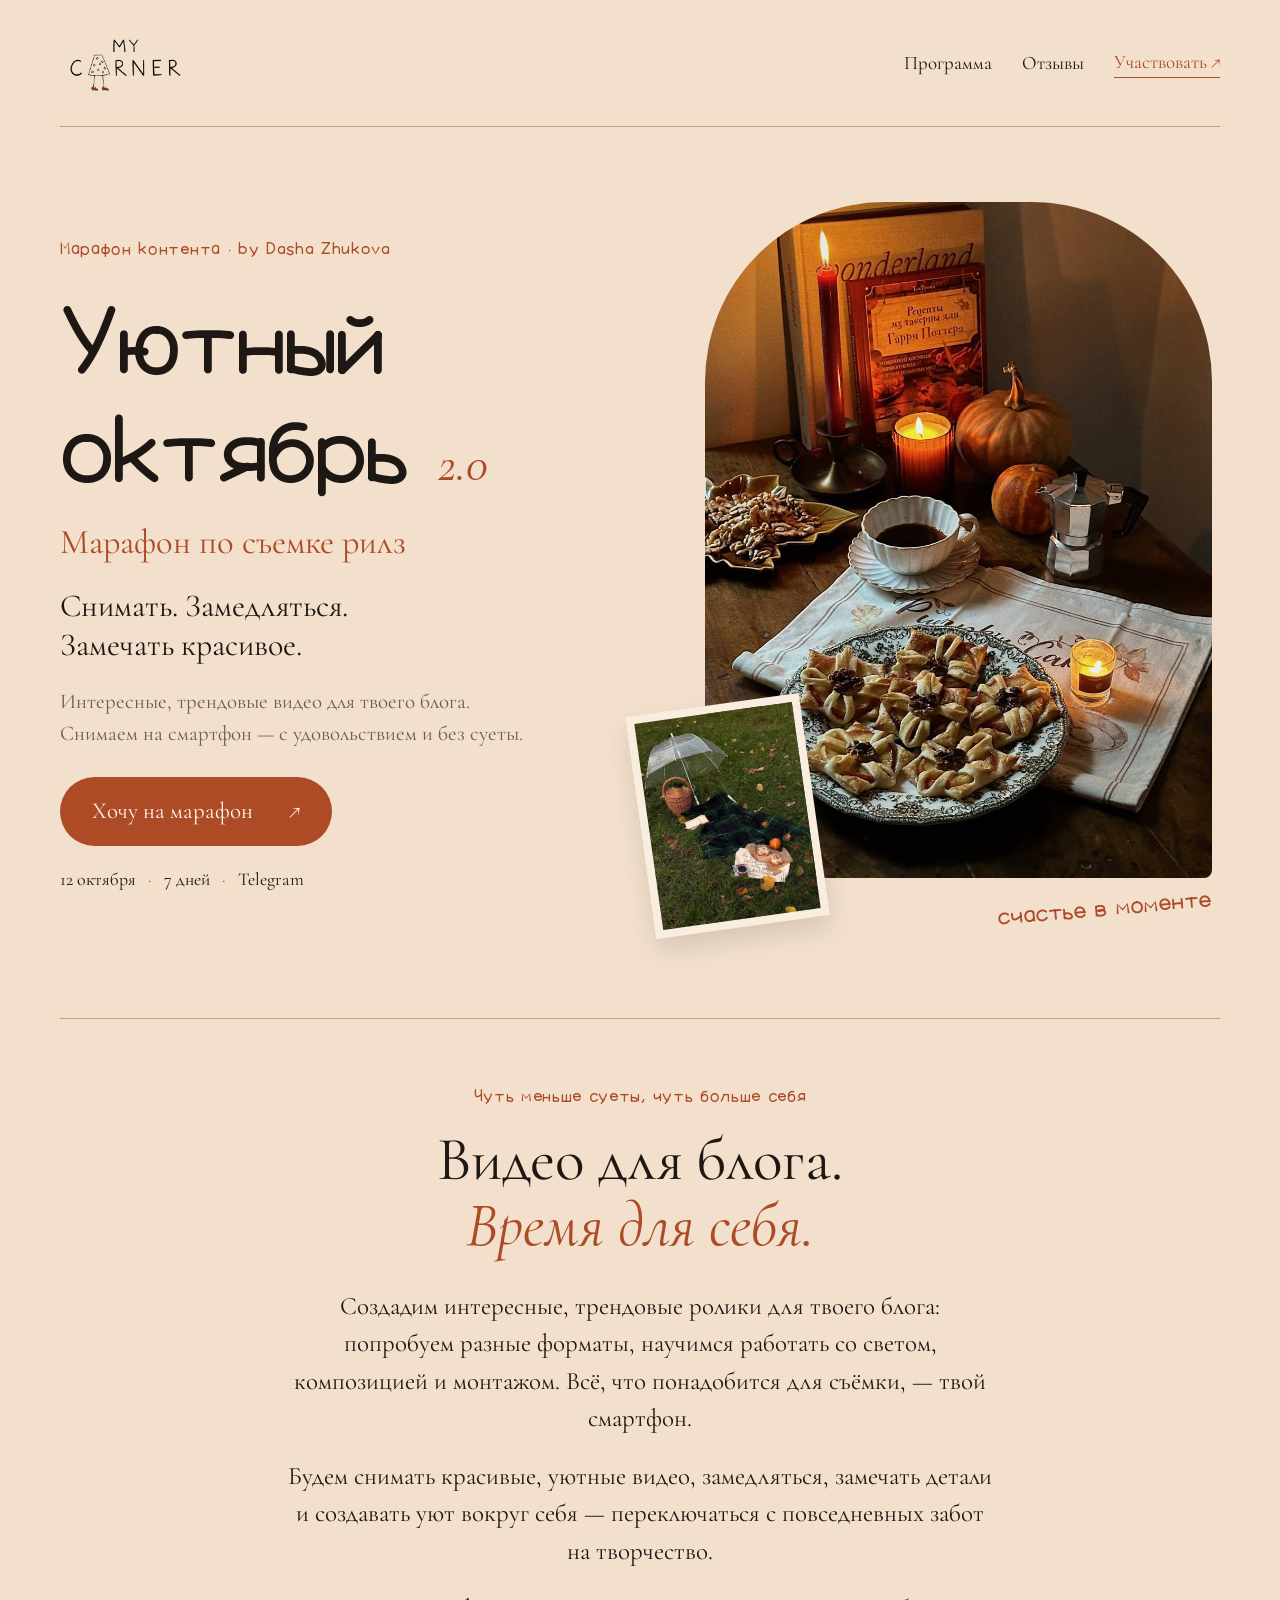
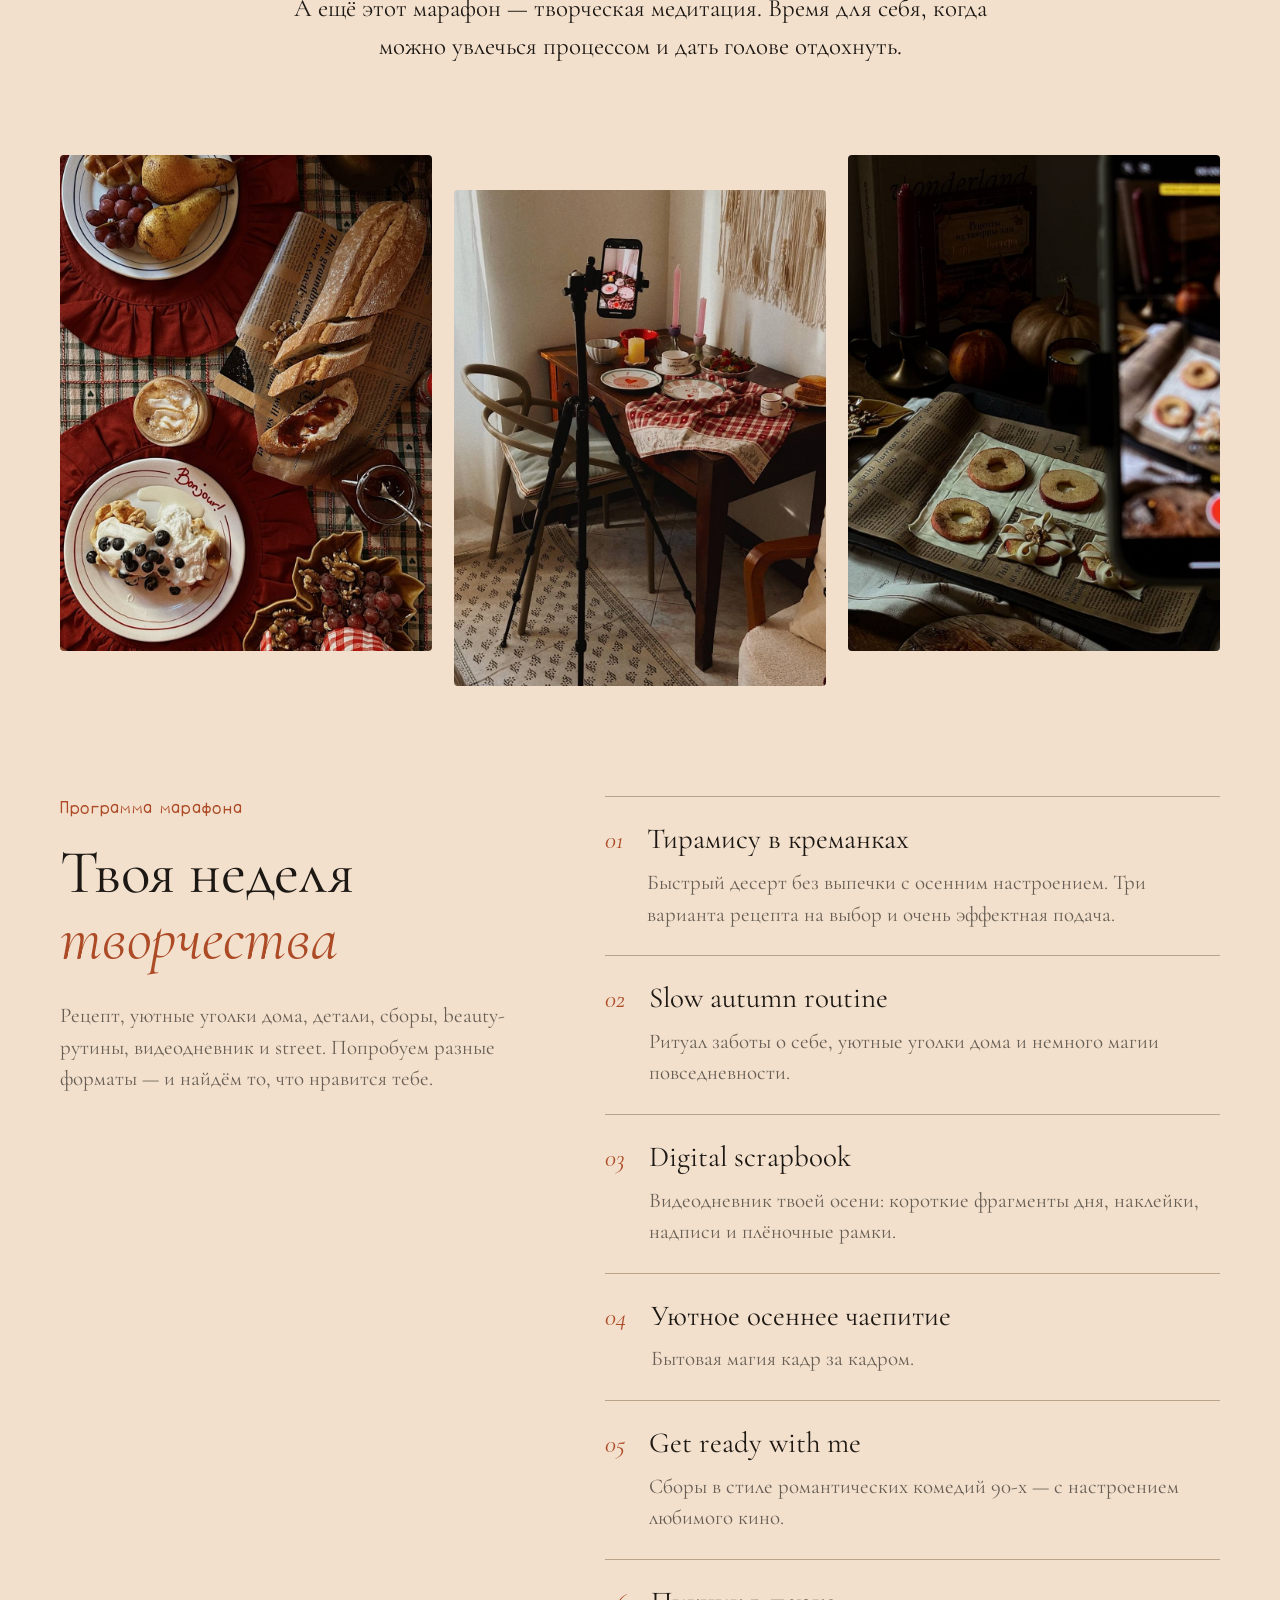
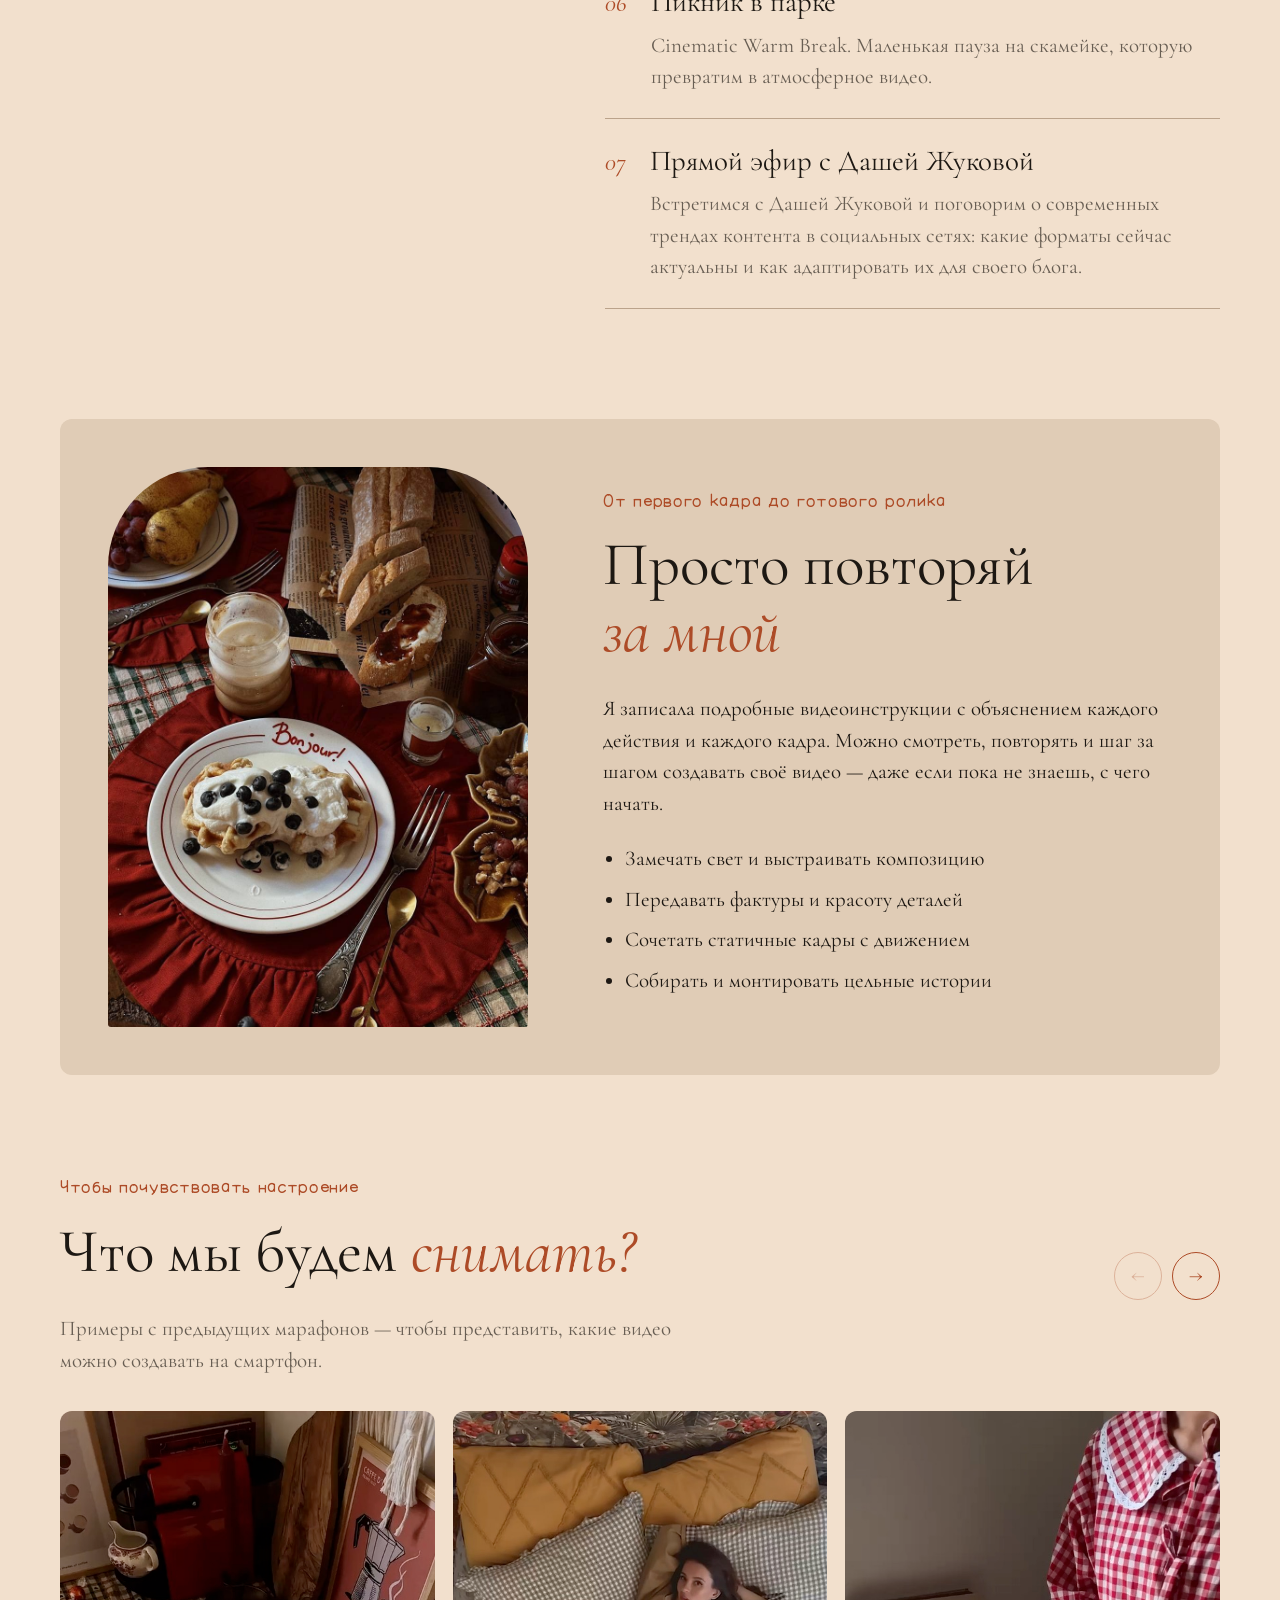
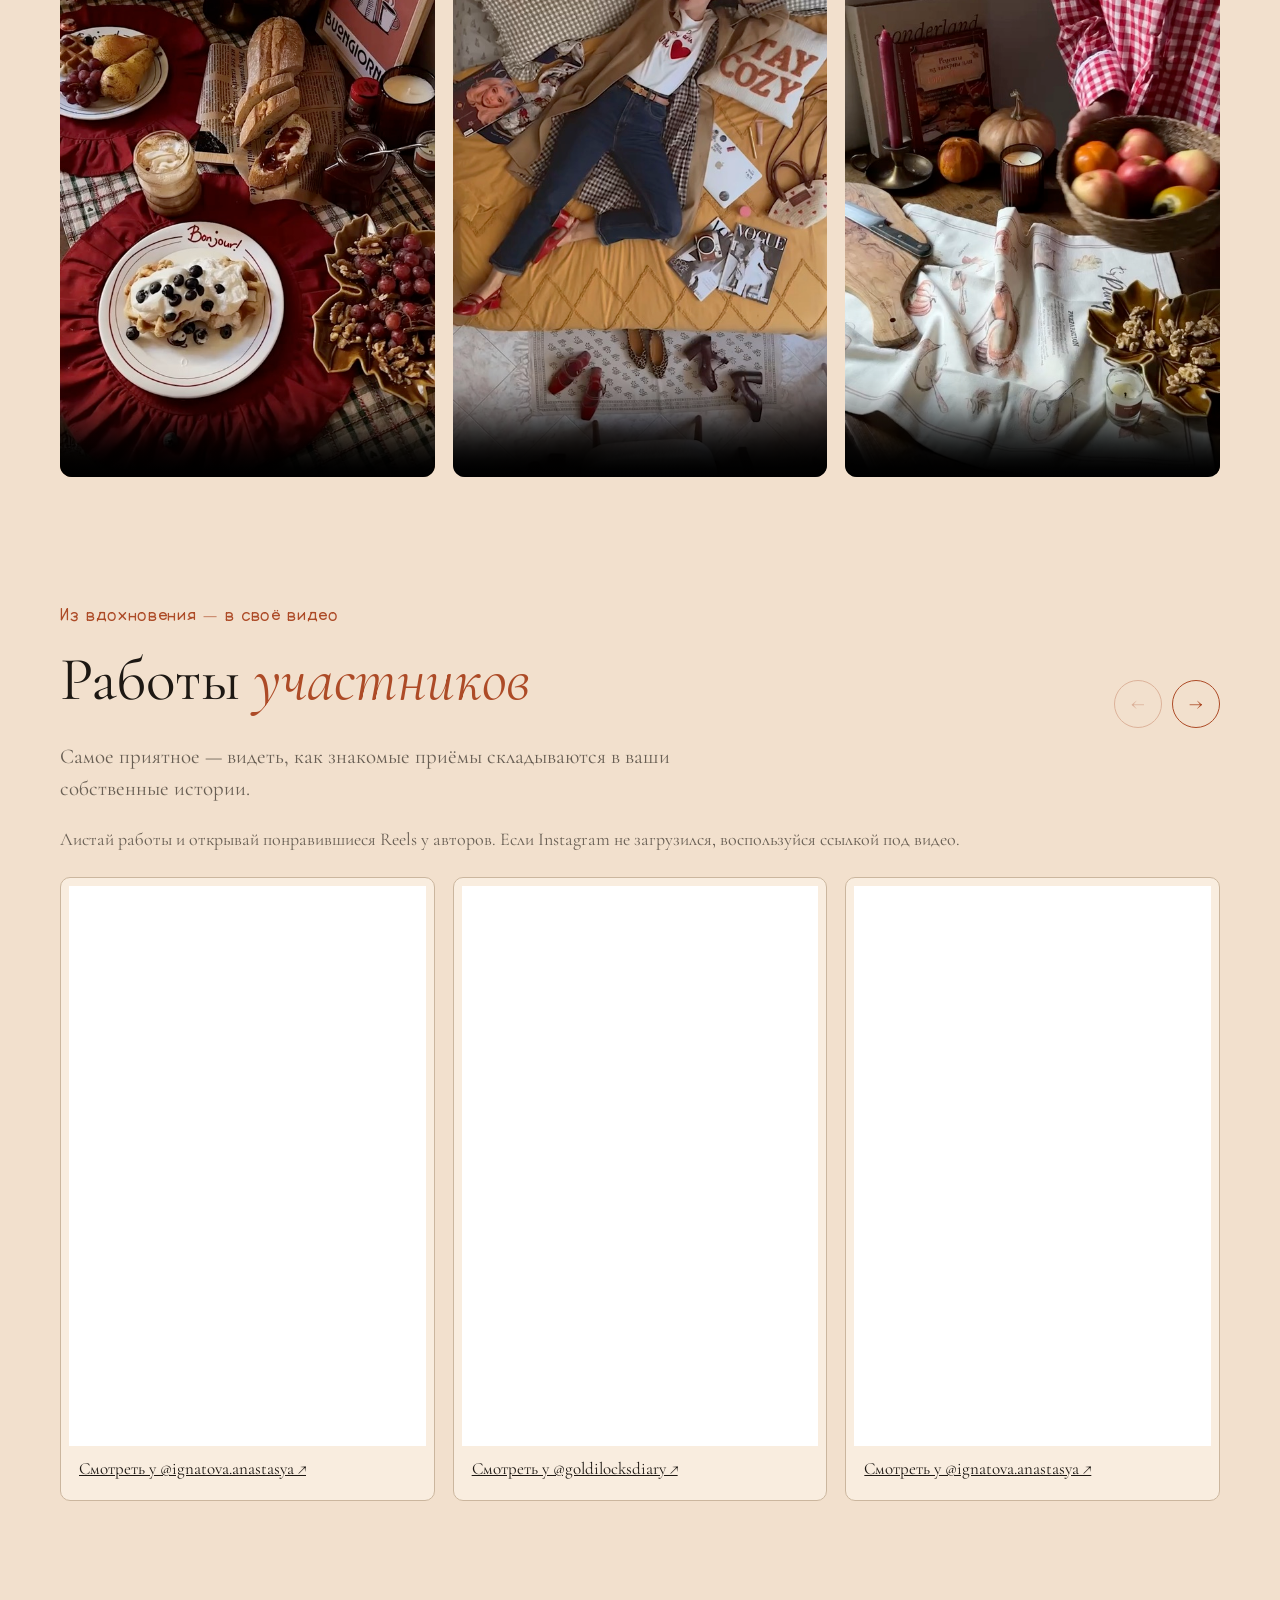
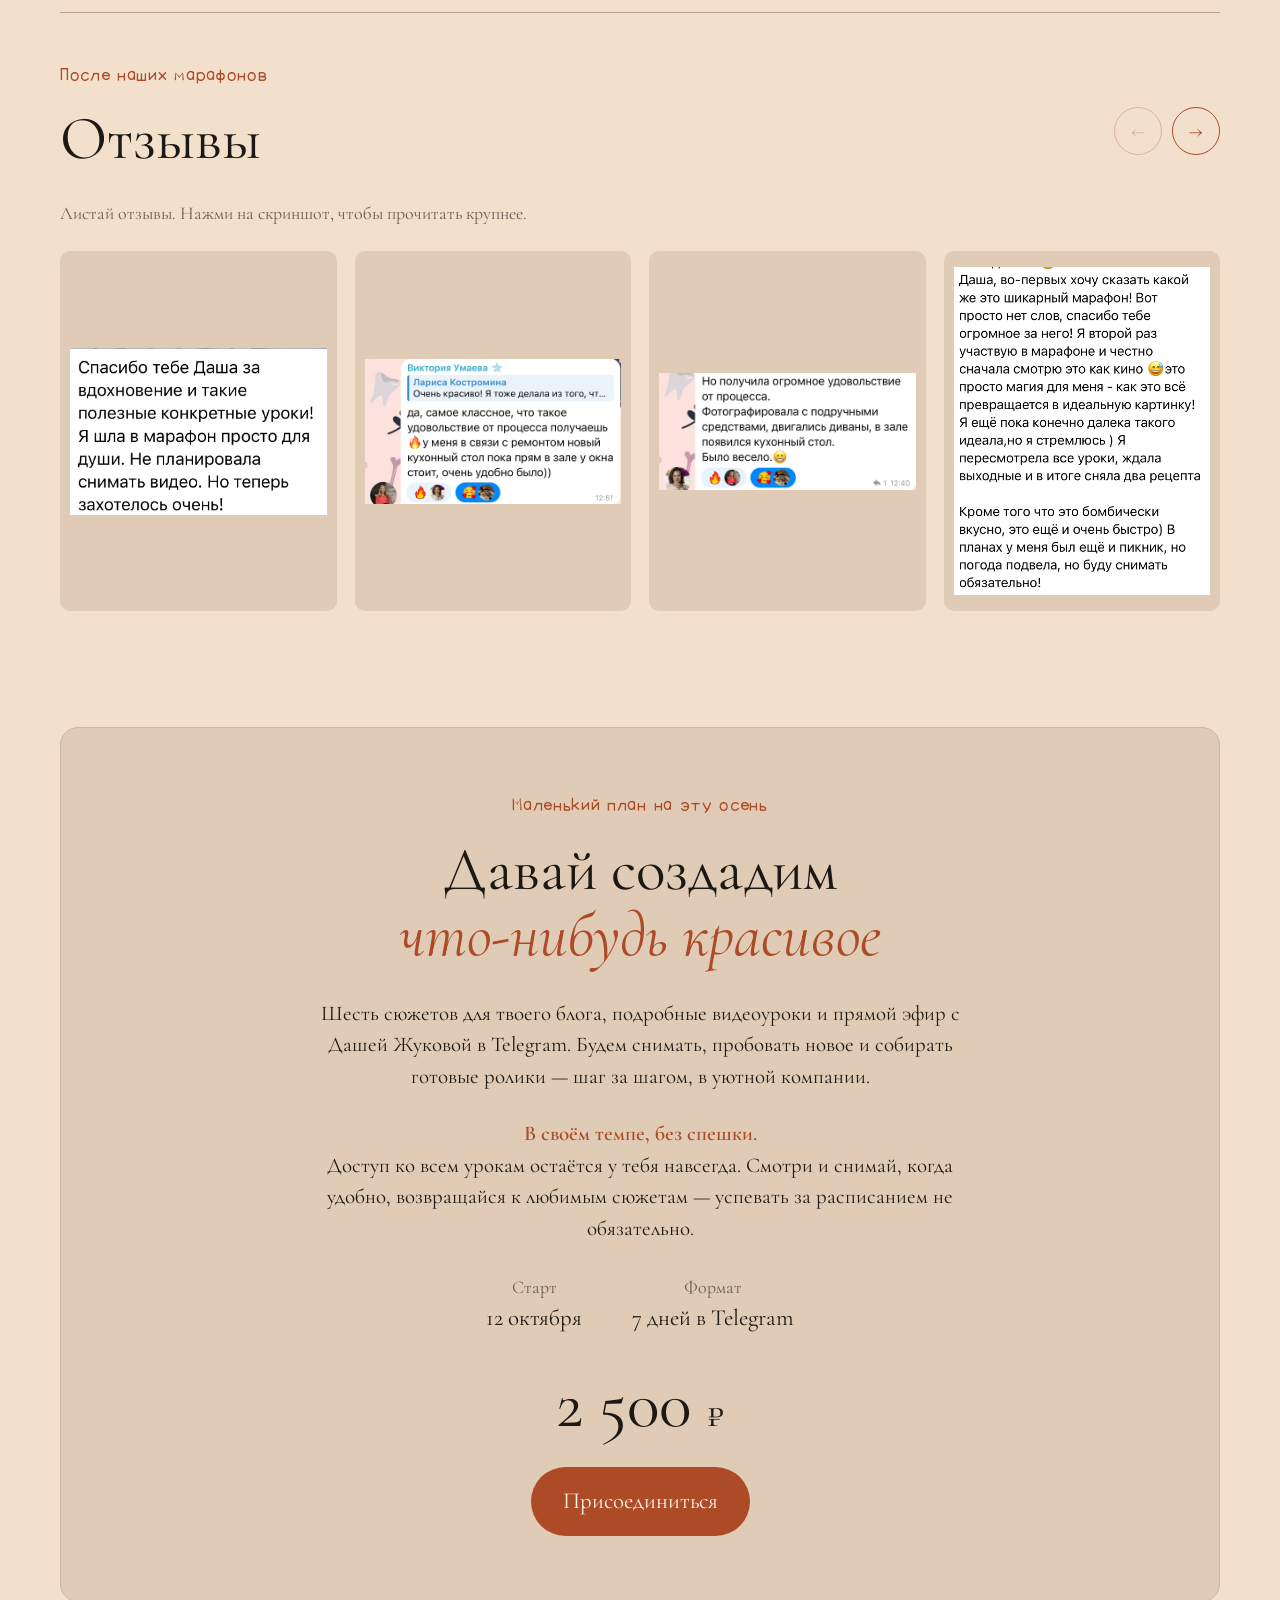
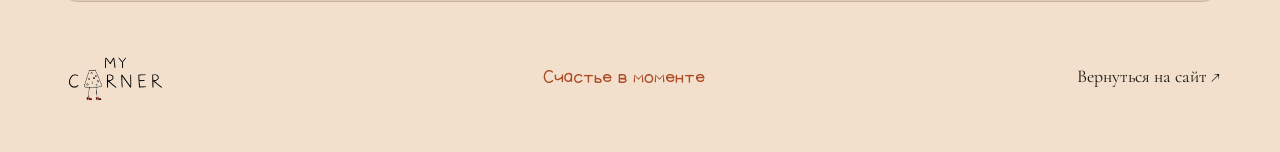
<file: cozy-october.html>
<!doctype html>
<html lang="ru"><head><meta charset="utf-8"><meta name="viewport" content="width=device-width, initial-scale=1"><title>Уютный октябрь 2.0 — марафон контента · My Corner</title><meta name="description" content="7 дней в Telegram. Создаём трендовые видео для блога на смартфон и находим время для творчества. Старт 12 октября. Участие — 2 500 ₽."><meta property="og:title" content="Уютный октябрь 2.0 · My Corner"><meta property="og:description" content="Марафон контента и творческая медитация. 12 октября · 7 дней в Telegram."><meta property="og:image" content="assets/october/photo-6.jpg"><link rel="icon" href="images/logo-mark.png"><link rel="stylesheet" href="style.css"><link rel="stylesheet" href="october.css?v=20261008-subtitle"><script defer src="october.js?v=20261007-order"></script></head>
<body class="october"><a class="skip" href="#main">К содержанию</a><header class="oct-header wrap"><a href="index.html" aria-label="My Corner — на главную"><img src="images/logo.png" width="130" alt="My Corner"></a><nav aria-label="Навигация"><a href="#program">Программа</a><a href="#voices">Отзывы</a><a class="small-cta" href="https://shagaischool.ru/contentoctober">Участвовать ↗</a></nav></header>
<main id="main"><section class="oct-hero wrap"><div class="hero-copy"><p class="eyebrow">Марафон контента · by Dasha Zhukova</p><h1>Уютный<br>октябрь <span>2.0</span></h1><p class="marathon-subtitle">Марафон по съемке рилз</p><p class="hero-note">Снимать. Замедляться.<br>Замечать красивое.</p><p class="intro">Интересные, трендовые видео для твоего блога.<br>Снимаем на смартфон — с удовольствием и без суеты.</p><a class="oct-btn" href="https://shagaischool.ru/contentoctober">Хочу на марафон <span>↗</span></a><p class="meta">12 октября <b>·</b> 7 дней <b>·</b> Telegram</p></div><div class="hero-art"><img class="hero-main" src="assets/october/photo-6.jpg" alt="Чай, свечи и домашняя выпечка в тёплом свете у окна" width="1000" height="1333" fetchpriority="high"><img class="hero-inset" src="assets/october/photo-2.jpg" alt="Осенний пикник на клетчатом пледе" width="500" height="667"><span class="handnote">счастье в моменте</span></div></section>
<section class="manifest wrap"><p class="eyebrow">Чуть меньше суеты, чуть больше себя</p><h2>Видео для блога.<br><em>Время для себя.</em></h2><p>Создадим интересные, трендовые ролики для твоего блога: попробуем разные форматы, научимся работать со светом, композицией и монтажом. Всё, что понадобится для съёмки, — твой смартфон.</p><p>Будем снимать красивые, уютные видео, замедляться, замечать детали и создавать уют вокруг себя — переключаться с повседневных забот на творчество.</p><p>А ещё этот марафон — творческая медитация. Время для себя, когда можно увлечься процессом и дать голове отдохнуть.</p></section>
<div class="photo-strip wrap" aria-label="Настроение марафона"><img src="assets/october/photo-1.jpg" alt="Красиво сервированный стол с десертом" loading="lazy"><img src="assets/october/photo-3.jpg" alt="Процесс съёмки уютного завтрака на телефон" loading="lazy"><img src="assets/october/photo-5.jpg" alt="Осенняя композиция с книгами и выпечкой" loading="lazy"></div>
<section class="program wrap" id="program"><div class="section-heading"><p class="eyebrow">Программа марафона</p><h2>Твоя неделя<br><em>творчества</em></h2><p>Рецепт, уютные уголки дома, детали, сборы, beauty-рутины, видеодневник и street. Попробуем разные форматы — и найдём то, что нравится тебе.</p></div><div class="lessons"><article class="lesson"><span class="day">01</span><div><h3>Тирамису в креманках</h3><p>Быстрый десерт без выпечки с осенним настроением. Три варианта рецепта на выбор и очень эффектная подача.</p></div></article><article class="lesson"><span class="day">02</span><div><h3>Slow autumn routine</h3><p>Ритуал заботы о себе, уютные уголки дома и немного магии повседневности.</p></div></article><article class="lesson"><span class="day">03</span><div><h3>Digital scrapbook</h3><p>Видеодневник твоей осени: короткие фрагменты дня, наклейки, надписи и плёночные рамки.</p></div></article><article class="lesson"><span class="day">04</span><div><h3>Уютное осеннее чаепитие</h3><p>Бытовая магия кадр за кадром.</p></div></article><article class="lesson"><span class="day">05</span><div><h3>Get ready with me</h3><p>Сборы в стиле романтических комедий 90-х — с настроением любимого кино.</p></div></article><article class="lesson"><span class="day">06</span><div><h3>Пикник в парке</h3><p>Cinematic Warm Break. Маленькая пауза на скамейке, которую превратим в атмосферное видео.</p></div></article><article class="lesson"><span class="day">07</span><div><h3>Прямой эфир с Дашей Жуковой</h3><p>Встретимся с Дашей Жуковой и поговорим о современных трендах контента в социальных сетях: какие форматы сейчас актуальны и как адаптировать их для своего блога.</p></div></article></div></section>
<section class="learning wrap"><img src="assets/october/photo-4.jpg" alt="Детали уютного завтрака: десерт, кофе и фактурный текстиль" loading="lazy"><div><p class="eyebrow">От первого кадра до готового ролика</p><h2>Просто повторяй<br><em>за мной</em></h2><p>Я записала подробные видеоинструкции с объяснением каждого действия и каждого кадра. Можно смотреть, повторять и шаг за шагом создавать своё видео — даже если пока не знаешь, с чего начать.</p><ul><li>Замечать свет и выстраивать композицию</li><li>Передавать фактуры и красоту деталей</li><li>Сочетать статичные кадры с движением</li><li>Собирать и монтировать цельные истории</li></ul></div></section>
<section class="examples wrap"><div class="review-heading"><div class="section-heading"><p class="eyebrow">Чтобы почувствовать настроение</p><h2>Что мы будем <em>снимать?</em></h2><p>Примеры с предыдущих марафонов — чтобы представить, какие видео можно создавать на смартфон.</p></div><div class="arrows"><button id="video-prev" aria-label="Предыдущие видео">←</button><button id="video-next" aria-label="Следующие видео">→</button></div></div><div class="video-grid" id="video-track" tabindex="0" aria-label="Примеры видео с предыдущих марафонов"><video controls playsinline preload="none" poster="assets/october/example-1.jpg" aria-label="Пример с прошлого марафона 1"><source src="assets/october/example-1.mp4" type="video/mp4"></video><video controls playsinline preload="none" poster="assets/october/example-2.jpg" aria-label="Пример с прошлого марафона 2"><source src="assets/october/example-2.mp4" type="video/mp4"></video><video controls playsinline preload="none" poster="assets/october/example-4.jpg" aria-label="Пример с прошлого марафона 4"><source src="assets/october/example-4.mp4" type="video/mp4"></video><video controls playsinline preload="none" poster="assets/october/example-5.jpg" aria-label="Пример с прошлого марафона 5"><source src="assets/october/example-5.mp4" type="video/mp4"></video></div></section>
<section class="student student-gallery wrap"><div class="review-heading"><div class="section-heading"><p class="eyebrow">Из вдохновения — в своё видео</p><h2>Работы <em>участников</em></h2><p>Самое приятное — видеть, как знакомые приёмы складываются в ваши собственные истории.</p></div><div class="arrows"><button id="student-prev" aria-label="Предыдущие работы участников">←</button><button id="student-next" aria-label="Следующие работы участников">→</button></div></div><p class="review-hint">Листай работы и открывай понравившиеся Reels у авторов. Если Instagram не загрузился, воспользуйся ссылкой под видео.</p><div class="student-track" id="student-track" tabindex="0" aria-label="Работы участников"><article class="embed-box"><iframe title="Reels от @ignatova.anastasya — работа 1" src="https://www.instagram.com/reel/DSFgM1GCEla/embed/" loading="lazy" allowfullscreen></iframe><p><a href="https://www.instagram.com/reel/DSFgM1GCEla/" target="_blank" rel="noopener noreferrer">Смотреть у @ignatova.anastasya ↗</a></p></article><article class="embed-box"><iframe title="Reels от @goldilocksdiary — работа 2" src="https://www.instagram.com/reel/DSmaSoTiF32/embed/" loading="lazy" allowfullscreen></iframe><p><a href="https://www.instagram.com/reel/DSmaSoTiF32/" target="_blank" rel="noopener noreferrer">Смотреть у @goldilocksdiary ↗</a></p></article><article class="embed-box"><iframe title="Reels от @ignatova.anastasya — работа 3" src="https://www.instagram.com/reel/DP3usGuCA1y/embed/" loading="lazy" allowfullscreen></iframe><p><a href="https://www.instagram.com/reel/DP3usGuCA1y/" target="_blank" rel="noopener noreferrer">Смотреть у @ignatova.anastasya ↗</a></p></article><article class="embed-box"><iframe title="Reels от @psy.olga.zaytseva — работа 4" src="https://www.instagram.com/reel/DIoNOzVgjjm/embed/" loading="lazy" allowfullscreen></iframe><p><a href="https://www.instagram.com/reel/DIoNOzVgjjm/" target="_blank" rel="noopener noreferrer">Смотреть у @psy.olga.zaytseva ↗</a></p></article><article class="embed-box"><iframe title="Reels от @ignatova.anastasya — работа 5" src="https://www.instagram.com/reel/DP-608zCEoG/embed/" loading="lazy" allowfullscreen></iframe><p><a href="https://www.instagram.com/reel/DP-608zCEoG/" target="_blank" rel="noopener noreferrer">Смотреть у @ignatova.anastasya ↗</a></p></article><article class="embed-box"><iframe title="Reels от @queen_rg_ — работа 6" src="https://www.instagram.com/reel/DQROOhCjHlr/embed/" loading="lazy" allowfullscreen></iframe><p><a href="https://www.instagram.com/reel/DQROOhCjHlr/" target="_blank" rel="noopener noreferrer">Смотреть у @queen_rg_ ↗</a></p></article><article class="embed-box"><iframe title="Reels от @ignatova.anastasya — работа 7" src="https://www.instagram.com/reel/DPyE2k7CDX9/embed/" loading="lazy" allowfullscreen></iframe><p><a href="https://www.instagram.com/reel/DPyE2k7CDX9/" target="_blank" rel="noopener noreferrer">Смотреть у @ignatova.anastasya ↗</a></p></article><article class="embed-box"><iframe title="Reels от @goldilocksdiary — работа 8" src="https://www.instagram.com/reel/DIifeOLNSyn/embed/" loading="lazy" allowfullscreen></iframe><p><a href="https://www.instagram.com/reel/DIifeOLNSyn/" target="_blank" rel="noopener noreferrer">Смотреть у @goldilocksdiary ↗</a></p></article><article class="embed-box"><iframe title="Reels от @ignatova.anastasya — работа 9" src="https://www.instagram.com/reel/DSWtk0YCGz6/embed/" loading="lazy" allowfullscreen></iframe><p><a href="https://www.instagram.com/reel/DSWtk0YCGz6/" target="_blank" rel="noopener noreferrer">Смотреть у @ignatova.anastasya ↗</a></p></article><article class="embed-box"><iframe title="Reels от @anpi_love_a — работа 10" src="https://www.instagram.com/reel/DQeBL0UDZF1/embed/" loading="lazy" allowfullscreen></iframe><p><a href="https://www.instagram.com/reel/DQeBL0UDZF1/" target="_blank" rel="noopener noreferrer">Смотреть у @anpi_love_a ↗</a></p></article></div></section>
<section class="voices wrap" id="voices"><div class="review-heading"><div><p class="eyebrow">После наших марафонов</p><h2>Отзывы</h2></div><div class="arrows"><button id="review-prev" aria-label="Предыдущие отзывы">←</button><button id="review-next" aria-label="Следующие отзывы">→</button></div></div><p class="review-hint">Листай отзывы. Нажми на скриншот, чтобы прочитать крупнее.</p><div class="reviews-track" id="review-track" tabindex="0" aria-label="Отзывы участников"><button class="review" data-review="assets/october/review-1.jpg" aria-label="Увеличить отзыв 1"><img src="assets/october/review-1.jpg" alt="Скриншот отзыва участника 1" loading="lazy" width="600" height="900"></button><button class="review" data-review="assets/october/review-2.jpg" aria-label="Увеличить отзыв 2"><img src="assets/october/review-2.jpg" alt="Скриншот отзыва участника 2" loading="lazy" width="600" height="900"></button><button class="review" data-review="assets/october/review-3.jpg" aria-label="Увеличить отзыв 3"><img src="assets/october/review-3.jpg" alt="Скриншот отзыва участника 3" loading="lazy" width="600" height="900"></button><button class="review" data-review="assets/october/review-4.jpg" aria-label="Увеличить отзыв 4"><img src="assets/october/review-4.jpg" alt="Скриншот отзыва участника 4" loading="lazy" width="600" height="900"></button><button class="review" data-review="assets/october/review-5.jpg" aria-label="Увеличить отзыв 5"><img src="assets/october/review-5.jpg" alt="Скриншот отзыва участника 5" loading="lazy" width="600" height="900"></button><button class="review" data-review="assets/october/review-6.jpg" aria-label="Увеличить отзыв 6"><img src="assets/october/review-6.jpg" alt="Скриншот отзыва участника 6" loading="lazy" width="600" height="900"></button><button class="review" data-review="assets/october/review-7.jpg" aria-label="Увеличить отзыв 7"><img src="assets/october/review-7.jpg" alt="Скриншот отзыва участника 7" loading="lazy" width="600" height="900"></button><button class="review" data-review="assets/october/review-8.jpg" aria-label="Увеличить отзыв 8"><img src="assets/october/review-8.jpg" alt="Скриншот отзыва участника 8" loading="lazy" width="600" height="900"></button><button class="review" data-review="assets/october/review-9.jpg" aria-label="Увеличить отзыв 9"><img src="assets/october/review-9.jpg" alt="Скриншот отзыва участника 9" loading="lazy" width="600" height="900"></button><button class="review" data-review="assets/october/review-10.jpg" aria-label="Увеличить отзыв 10"><img src="assets/october/review-10.jpg" alt="Скриншот отзыва участника 10" loading="lazy" width="600" height="900"></button><button class="review" data-review="assets/october/review-11.jpg" aria-label="Увеличить отзыв 11"><img src="assets/october/review-11.jpg" alt="Скриншот отзыва участника 11" loading="lazy" width="600" height="900"></button><button class="review" data-review="assets/october/review-12.jpg" aria-label="Увеличить отзыв 12"><img src="assets/october/review-12.jpg" alt="Скриншот отзыва участника 12" loading="lazy" width="600" height="900"></button></div></section>
<section class="join wrap" id="join"><p class="eyebrow">Маленький план на эту осень</p><h2>Давай создадим<br><em>что-нибудь красивое</em></h2><p>Шесть сюжетов для твоего блога, подробные видеоуроки и прямой эфир с Дашей Жуковой в Telegram. Будем снимать, пробовать новое и собирать готовые ролики — шаг за шагом, в уютной компании.</p><p class="access-note"><strong>В своём темпе, без спешки.</strong><br>Доступ ко всем урокам остаётся у тебя навсегда. Смотри и снимай, когда удобно, возвращайся к любимым сюжетам — успевать за расписанием не обязательно.</p><div class="join-meta"><span>Старт <strong>12 октября</strong></span><span>Формат <strong>7 дней в Telegram</strong></span></div><p class="price">2 500 <span>₽</span></p><a class="oct-btn" id="payment-link" href="https://shagaischool.ru/contentoctober">Присоединиться</a></section></main>
<footer class="oct-footer wrap"><a href="index.html"><img src="images/logo.png" width="110" alt="My Corner"></a><span>Счастье в моменте</span><a href="index.html">Вернуться на сайт ↗</a></footer><dialog id="review-dialog"><button class="dialog-close" aria-label="Закрыть отзыв">×</button><img alt="Отзыв участника крупным планом"></dialog></body></html>
</file>
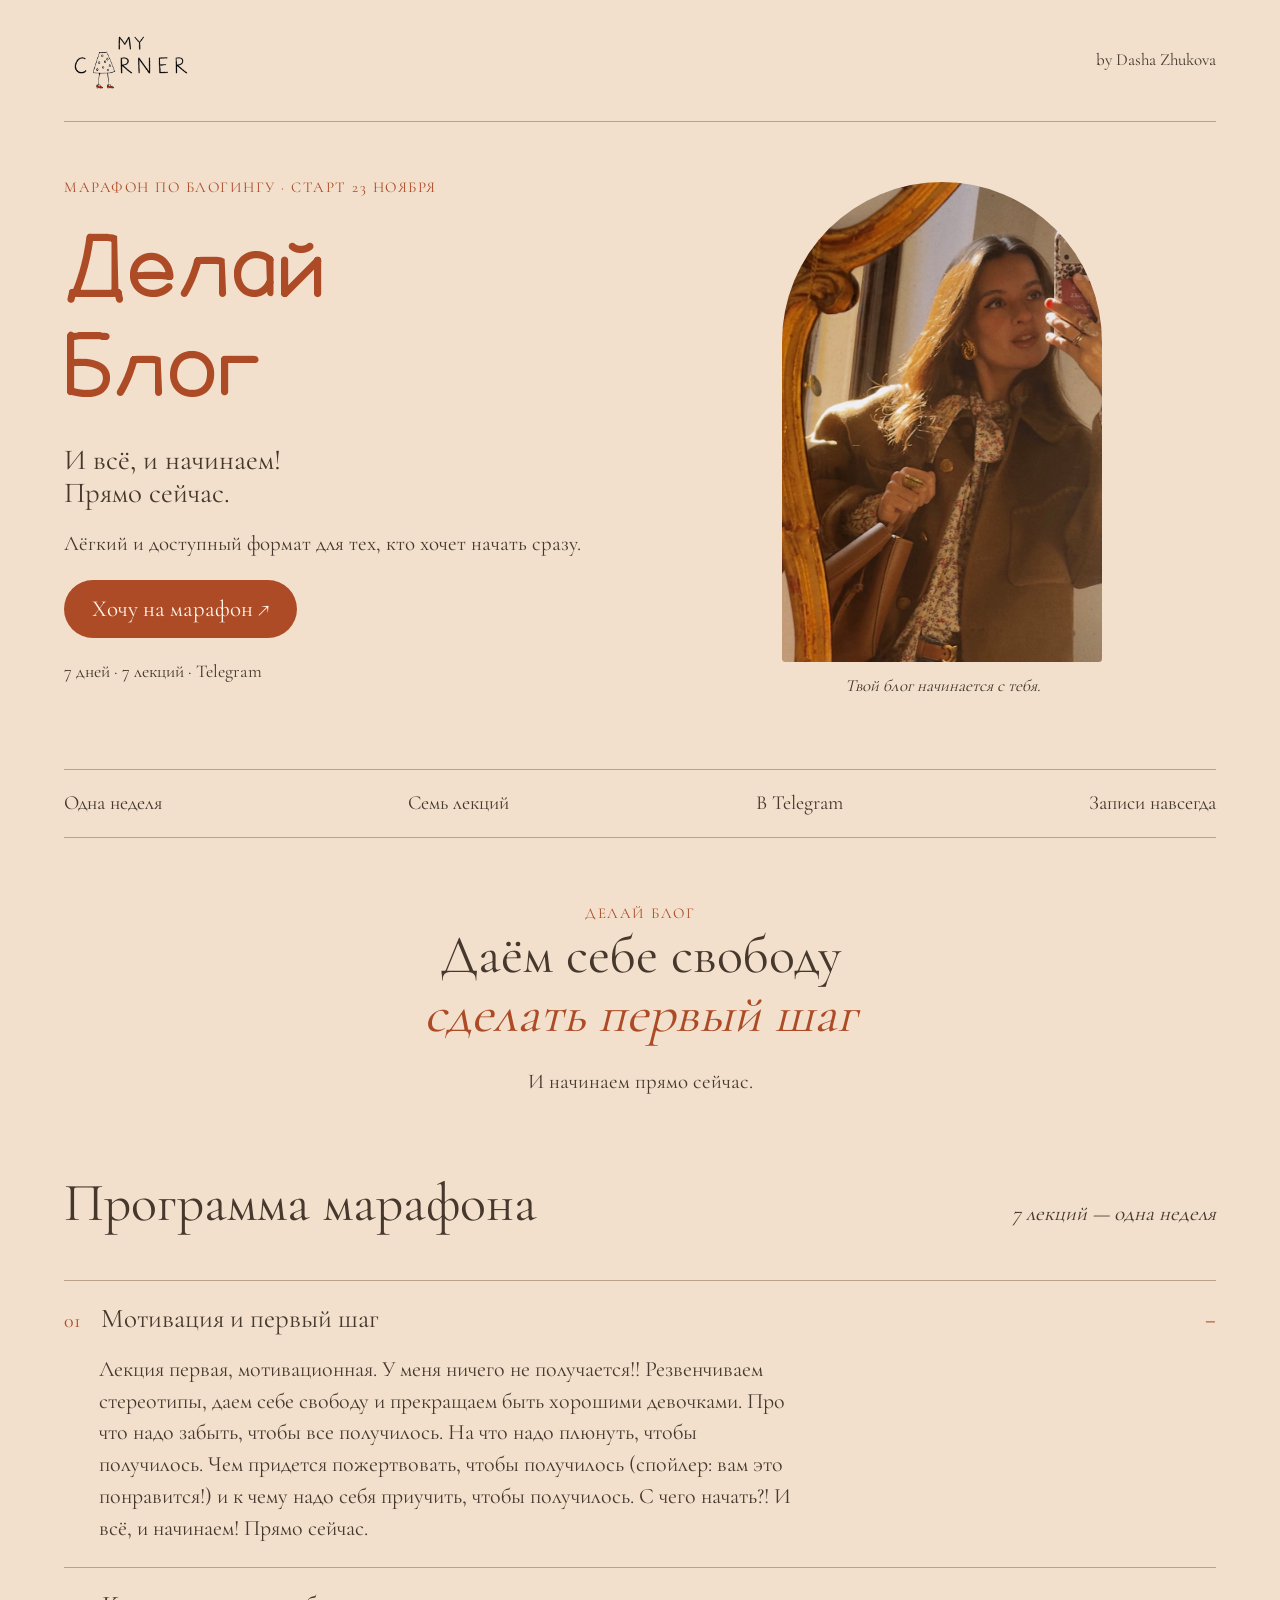
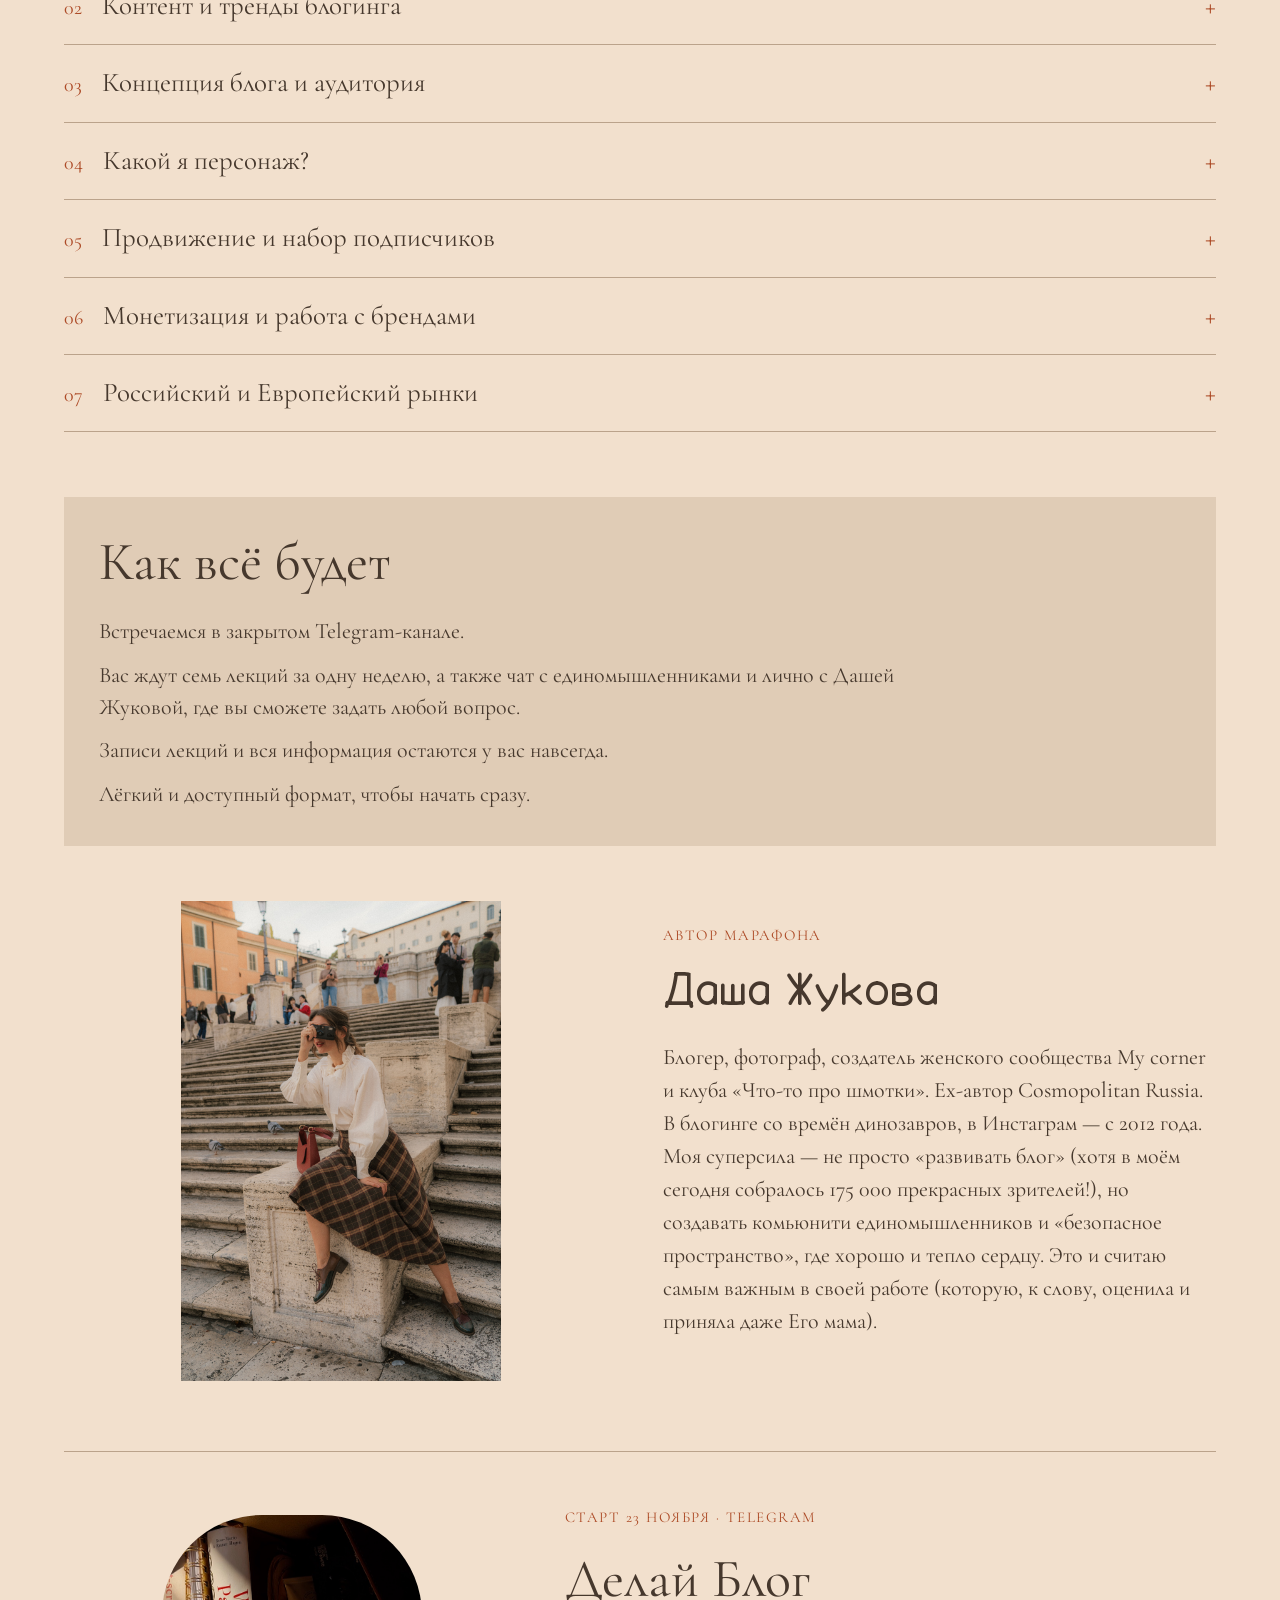
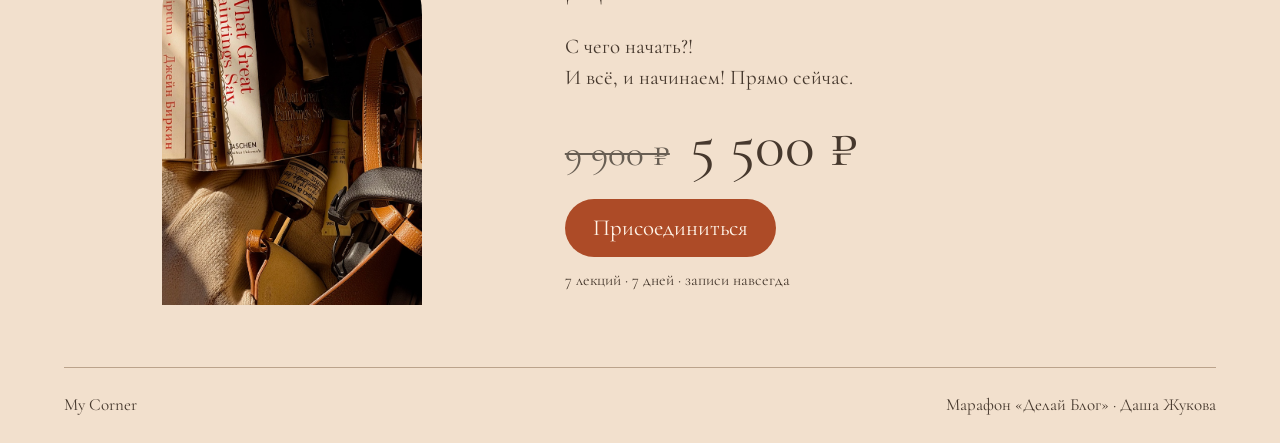
<file: delai-blog.html>
<!doctype html>
<html lang="ru"><head><meta charset="utf-8"><meta name="viewport" content="width=device-width, initial-scale=1"><title>Делай Блог — марафон с Дашей Жуковой · My Corner</title><meta name="description" content="Марафон по блогингу с Дашей Жуковой. 23 ноября, 7 дней, 7 лекций в Telegram. Записи остаются навсегда. Участие — 5 500 ₽."><link rel="canonical" href="https://mycornerclub.com/delai-blog.html"><meta property="og:title" content="Делай Блог — марафон с Дашей Жуковой"><meta property="og:description" content="23 ноября · 7 лекций в Telegram · записи навсегда · 5 500 ₽"><meta property="og:image" content="https://mycornerclub.com/assets/delai-blog/mirror.jpg"><link rel="icon" href="images/logo-mark.png"><link rel="stylesheet" href="delai-blog.css?v=author-format"></head><body>
<main id="delai-blog">
<header class="head"><a href="index.html" aria-label="My Corner — на главную"><img class="logo" src="images/logo.png" alt="My Corner"></a><span>by Dasha Zhukova</span></header>
<section class="hero"><div><p class="eyebrow">Марафон по блогингу · Старт 23 ноября</p><h1>Делай<br>Блог</h1><p class="lead">И всё, и начинаем!<br>Прямо сейчас.</p><p>Лёгкий и доступный формат для тех, кто хочет начать сразу.</p><a class="cta" href="https://shagaischool.ru/blogmarathon">Хочу на марафон ↗</a><p class="meta">7 дней · 7 лекций · Telegram</p></div><div><img class="hero-photo" width="800" height="1200" fetchpriority="high" src="assets/delai-blog/mirror.jpg" alt="Даша фотографирует себя в зеркале"><p class="photo-label">Твой блог начинается с тебя.</p></div></section>
<div class="ribbon"><span>Одна неделя</span><span>Семь лекций</span><span>В Telegram</span><span>Записи навсегда</span></div>
<section class="intro"><p class="eyebrow">Делай Блог</p><h2>Даём себе свободу<br><em>сделать первый шаг</em></h2><p>И начинаем прямо сейчас.</p></section>
<section class="program"><div class="program-heading"><h2>Программа марафона</h2><span>7 лекций — одна неделя</span></div>
<details open><summary class="cursor-interaction"><span>01</span>Мотивация и первый шаг</summary><p>Лекция первая, мотивационная. У меня ничего не получается!! Резвенчиваем стереотипы, даем себе свободу и прекращаем быть хорошими девочками. Про что надо забыть, чтобы все получилось. На что надо плюнуть, чтобы получилось. Чем придется пожертвовать, чтобы получилось (спойлер: вам это понравится!) и к чему надо себя приучить, чтобы получилось. С чего начать?! И всё, и начинаем! Прямо сейчас.</p></details>
<details><summary class="cursor-interaction"><span>02</span>Контент и тренды блогинга</summary><p>Контент, который люди хотят сегодня. И контент, который люди не хотят сегодня. Что изменилось в мире большого блогинга с 2015, 2022 и даже с прошлого года и что нам с этим делать. Тренды глобальные и нишевые.</p></details>
<details><summary class="cursor-interaction"><span>03</span>Концепция блога и аудитория</summary><p>Ойойой, мне совершенно не о чем вести блог. Это никому не интересно! Кто будет это смотреть? Я не эксперт! Какая от меня польза? Про концепцию блога и его аудиторию.</p></details>
<details><summary class="cursor-interaction"><span>04</span>Какой я персонаж?</summary><p>Я такая разная! Я люблю то и это, и еще танцы. Как это всё увязать? Про смыслы, ценности, эстетику и то, что их объединяет. Находим свою уникальность, усиливаем ее х4 и создаем персонажа, за которым интересно наблюдать подписчикам и в который влюбляются рекламщики и бренды.</p></details>
<details><summary class="cursor-interaction"><span>05</span>Продвижение и набор подписчиков</summary><p>Как это всё продвигать, не работая 24/7, не выгорая, не сливаясь и не впадая в отчаяние? Алгоритмы, стратегии, набор подписчиков, коммуникация.</p></details>
<details><summary class="cursor-interaction"><span>06</span>Монетизация и работа с брендами</summary><p>Как это всё продавать, не работая 24/7, не выгорая, не сливаясь и не впадая в отчаяние? Работа с брендами и другие приятные способы монетизировать блог, о чем бы он ни был.</p></details>
<details><summary class="cursor-interaction"><span>07</span>Российский и Европейский рынки</summary><p>Окно в Европу: чем отличается Российский рынок от Европейского, какие нюансы есть у того и другого, что стоит знать, учитывать и форсить, если ты выбираешь регион или переходишь из одного в другой.</p></details>
</section>
<section class="format format-standalone" aria-labelledby="format-heading"><h2 id="format-heading">Как всё будет</h2><p>Встречаемся в закрытом Telegram-канале.</p><p>Вас ждут семь лекций за одну неделю, а также чат с единомышленниками и лично с Дашей Жуковой, где вы сможете задать любой вопрос.</p><p>Записи лекций и вся информация остаются у вас навсегда.</p><p>Лёгкий и доступный формат, чтобы начать сразу.</p></section>
<section class="author"><img loading="lazy" width="1024" height="1536" src="assets/delai-blog/author-rome.jpg" alt="Даша Жукова с фотоаппаратом на ступенях в Риме"><div><p class="eyebrow">Автор марафона</p><h2>Даша Жукова</h2><p class="author-bio">Блогер, фотограф, создатель женского сообщества My corner и клуба «Что-то про шмотки». Ex-автор Cosmopolitan Russia. В блогинге со времён динозавров, в Инстаграм — с 2012 года. Моя суперсила — не просто «развивать блог» (хотя в моём сегодня собралось 175 000 прекрасных зрителей!), но создавать комьюнити единомышленников и «безопасное пространство», где хорошо и тепло сердцу. Это и считаю самым важным в своей работе (которую, к слову, оценила и приняла даже Его мама).</p></div></section>
<section class="join" id="db-join"><img loading="lazy" width="800" height="1200" src="assets/delai-blog/books.jpg" alt="Книги и блокнот в кожаной сумке"><div><p class="eyebrow">Старт 23 ноября · Telegram</p><h2>Делай Блог</h2><p>С чего начать?!<br>И всё, и начинаем! Прямо сейчас.</p><p class="price"><del class="old-price" aria-label="Прежняя цена 9 900 рублей">9 900 ₽</del> <span aria-label="Цена 5 500 рублей">5 500 ₽</span></p><a class="cta" href="https://shagaischool.ru/blogmarathon">Присоединиться</a><p class="note">7 лекций · 7 дней · записи навсегда</p></div></section>
<footer class="footer"><span>My Corner</span><span>Марафон «Делай Блог» · Даша Жукова</span></footer>
</main>

</body></html>
</file>
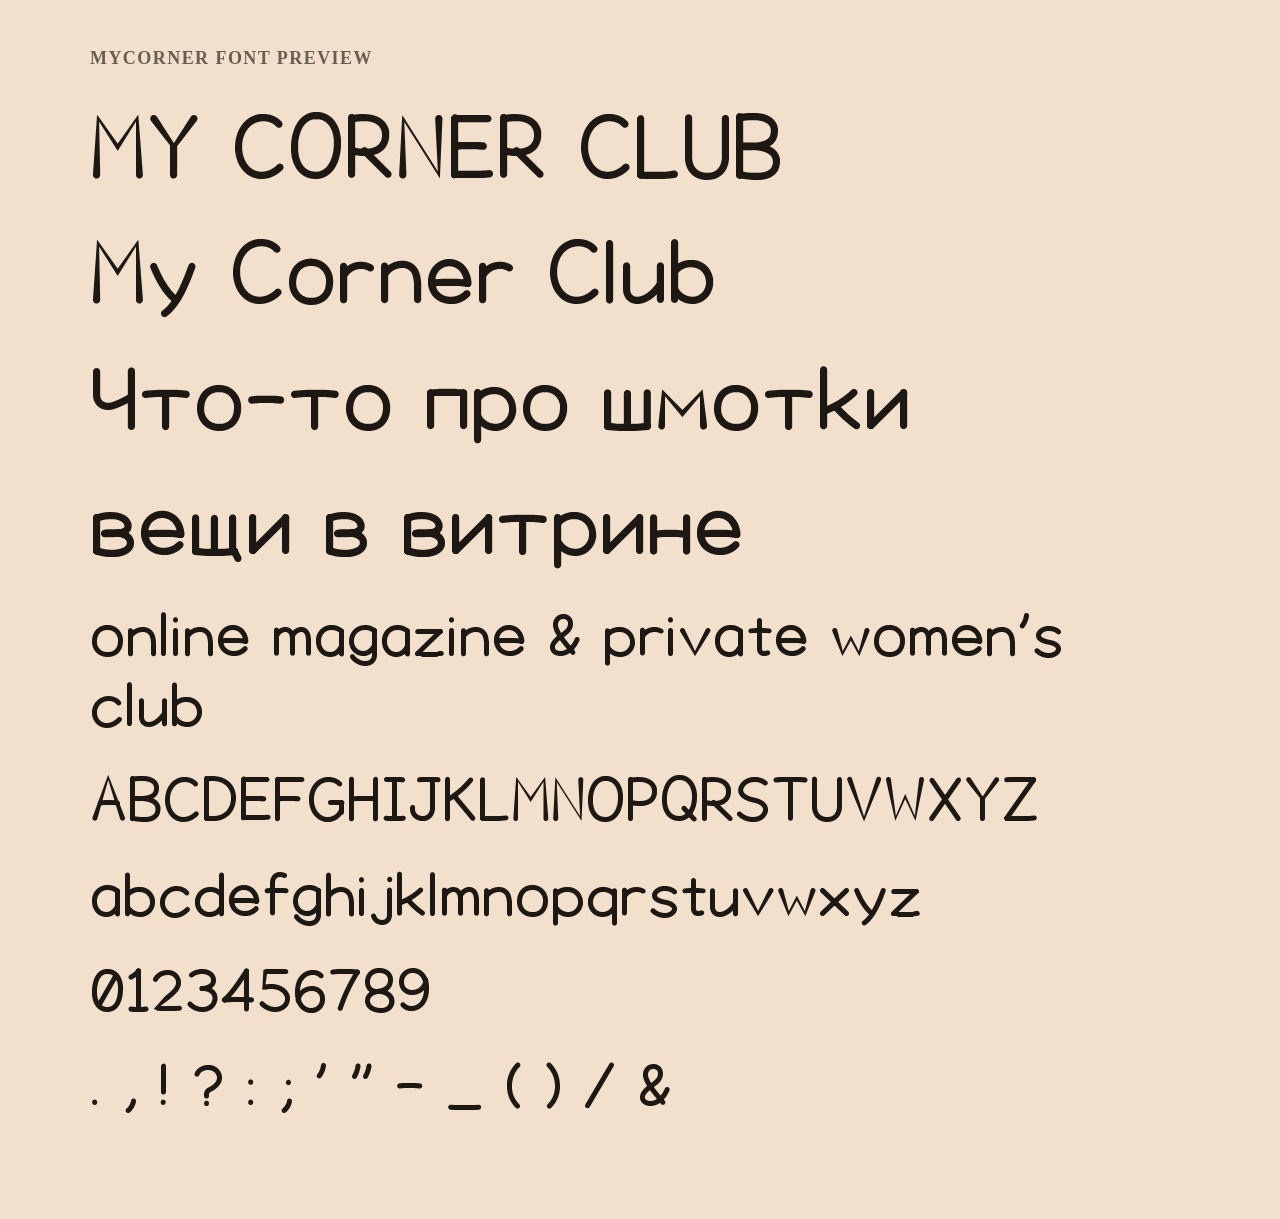
<file: font-preview.html>
<!DOCTYPE html>
<html lang="ru">
<head>
  <meta charset="UTF-8">
  <meta name="viewport" content="width=device-width, initial-scale=1.0">
  <title>MyCorner Font Preview</title>
  <link rel="stylesheet" href="src/styles/fonts.css">
  <style>
    @font-face {
      font-family: "MyCorner";
      src: url("public/fonts/mycorner/mycorner.woff2") format("woff2"),
           url("public/fonts/mycorner/mycorner.woff") format("woff");
      font-weight: 400;
      font-style: normal;
      font-display: swap;
    }
    body { margin: 0; background: #F2E0CD; color: #1D1813; font-family: Georgia, serif; }
    main { max-width: 1100px; margin: 0 auto; padding: 48px 24px 72px; }
    h1 { margin: 0 0 32px; font-size: 18px; letter-spacing: 0.08em; text-transform: uppercase; color: #685E53; }
    .sample { font-family: "MyCorner", sans-serif; font-size: clamp(42px, 8vw, 92px); line-height: 1.08; margin: 26px 0; overflow-wrap: anywhere; }
    .small { font-size: clamp(32px, 6vw, 64px); }
  </style>
</head>
<body>
  <main>
    <h1>MyCorner Font Preview</h1>
    <div class="sample">MY CORNER CLUB</div>
    <div class="sample">My Corner Club</div>
    <div class="sample">Что-то про шмотки</div>
    <div class="sample">вещи в витрине</div>
    <div class="sample small">online magazine & private women's club</div>
    <div class="sample small">ABCDEFGHIJKLMNOPQRSTUVWXYZ</div>
    <div class="sample small">abcdefghijklmnopqrstuvwxyz</div>
    <div class="sample small">0123456789</div>
    <div class="sample small">. , ! ? : ; ' " - _ ( ) / &amp;</div>
  </main>
</body>
</html>
</file>
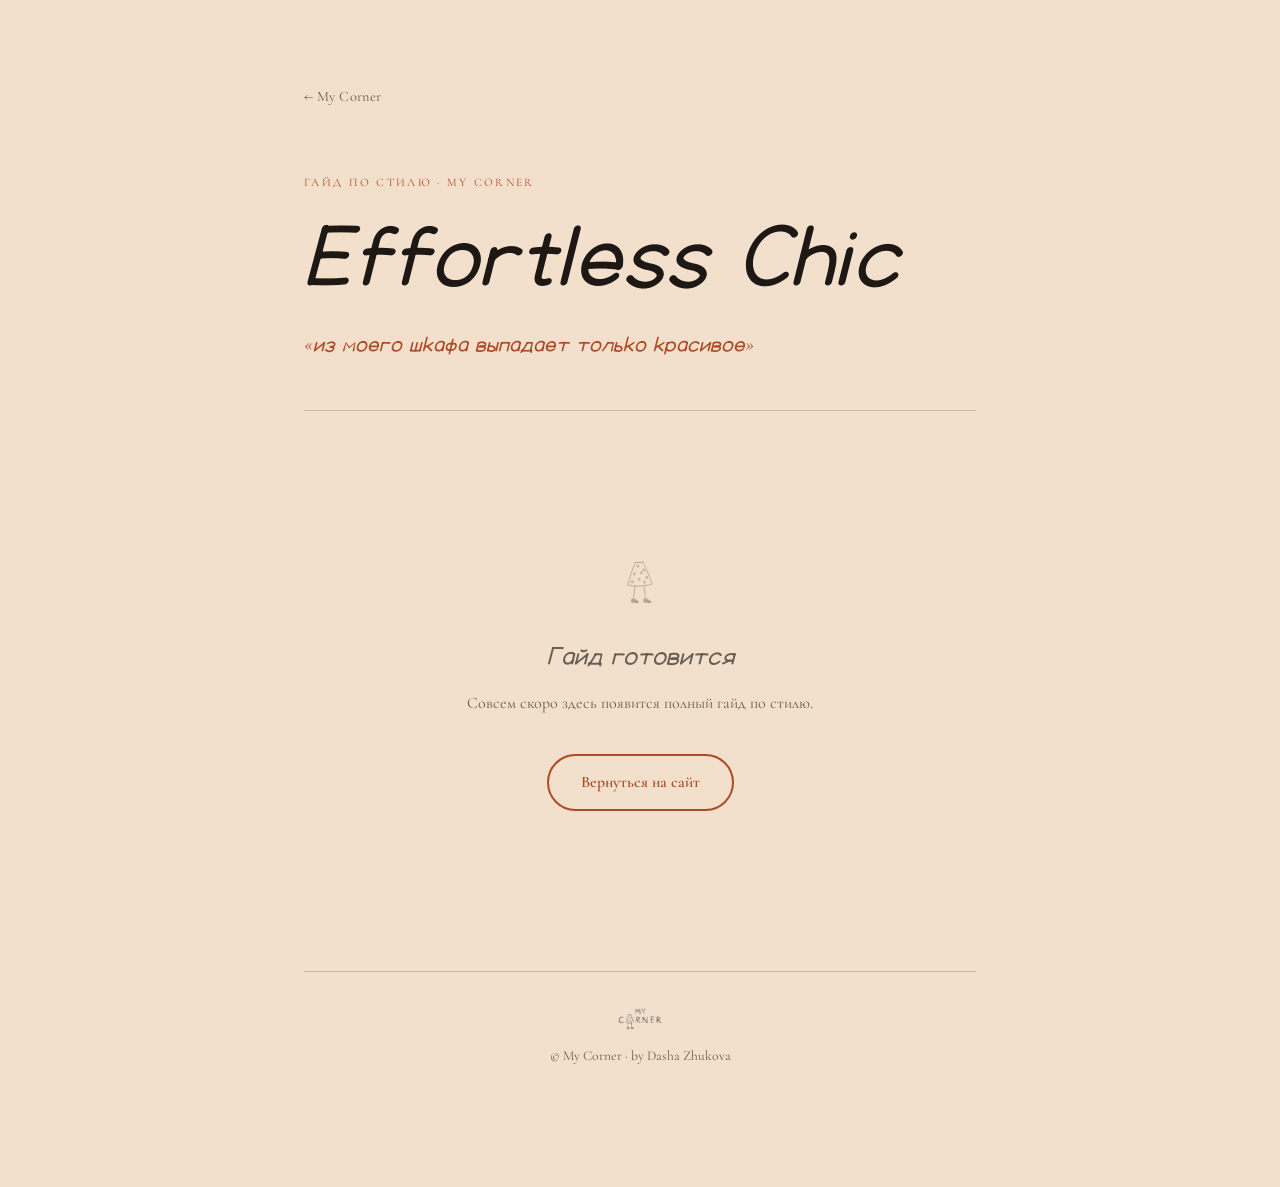
<file: guide.html>
<!DOCTYPE html>
<html lang="ru">
<head>
  <meta charset="UTF-8">
  <meta name="viewport" content="width=device-width, initial-scale=1.0">
  <title>Effortless Chic — Гайд по стилю · My Corner</title>
  <meta name="description" content="Гайд по стилю от My Corner — из моего шкафа выпадает только красивое.">
  <link rel="icon" type="image/png" href="images/logo-mark.png">

  <link rel="stylesheet" href="src/styles/fonts.css">

  <style>
    :root {
      --paper: #F2E0CD;
      --paper-soft: #E0CCB6;
      --paper-deep: #CCB69E;
      --terracotta: #AD4B27;
      --muted-ink: #685E53;
      --ink-brown: #46382D;
      --ink: #1D1813;
      --font-display: "MyCorner", "Cormorant Garamond", Georgia, serif;
      --font-body: "Cormorant Garamond", Georgia, serif;
    }
    @font-face {
      font-family: "MyCorner";
      src: url("public/fonts/mycorner/mycorner.woff2") format("woff2"),
           url("public/fonts/mycorner/mycorner.woff") format("woff");
      font-weight: 400;
      font-display: swap;
    }
    @font-face {
      font-family: "Cormorant Garamond";
      font-style: normal;
      font-weight: 400 600;
      font-display: swap;
      src: url("public/fonts/cormorant/cormorant-garamond-normal-cyrillic.woff2") format("woff2");
      unicode-range: U+0301, U+0400-045F, U+0490-0491, U+04B0-04B1, U+2116;
    }
    @font-face {
      font-family: "Cormorant Garamond";
      font-style: normal;
      font-weight: 400 600;
      font-display: swap;
      src: url("public/fonts/cormorant/cormorant-garamond-normal-latin.woff2") format("woff2");
      unicode-range: U+0000-00FF, U+0131, U+0152-0153, U+02BB-02BC, U+02C6, U+02DA, U+02DC, U+0304, U+0308, U+0329, U+2000-206F, U+20AC, U+2122, U+2191, U+2193, U+2212, U+2215, U+FEFF, U+FFFD;
    }
    @font-face {
      font-family: "Cormorant Garamond";
      font-style: normal;
      font-weight: 400;
      font-display: swap;
      src: url("public/fonts/cormorant/cormorant-garamond-400.woff") format("woff");
    }
    @font-face {
      font-family: "Cormorant Garamond";
      font-style: normal;
      font-weight: 500;
      font-display: swap;
      src: url("public/fonts/cormorant/cormorant-garamond-500.woff") format("woff");
    }
    @font-face {
      font-family: "Cormorant Garamond";
      font-style: normal;
      font-weight: 600;
      font-display: swap;
      src: url("public/fonts/cormorant/cormorant-garamond-600.woff") format("woff");
    }
    @font-face {
      font-family: "Cormorant Garamond";
      font-style: italic;
      font-weight: 400 500;
      font-display: swap;
      src: url("public/fonts/cormorant/cormorant-garamond-italic-cyrillic.woff2") format("woff2");
      unicode-range: U+0301, U+0400-045F, U+0490-0491, U+04B0-04B1, U+2116;
    }
    @font-face {
      font-family: "Cormorant Garamond";
      font-style: italic;
      font-weight: 400 500;
      font-display: swap;
      src: url("public/fonts/cormorant/cormorant-garamond-italic-latin.woff2") format("woff2");
      unicode-range: U+0000-00FF, U+0131, U+0152-0153, U+02BB-02BC, U+02C6, U+02DA, U+02DC, U+0304, U+0308, U+0329, U+2000-206F, U+20AC, U+2122, U+2191, U+2193, U+2212, U+2215, U+FEFF, U+FFFD;
    }
    @font-face {
      font-family: "Cormorant Garamond";
      font-style: italic;
      font-weight: 400;
      font-display: swap;
      src: url("public/fonts/cormorant/cormorant-garamond-400-italic.woff") format("woff");
    }
    @font-face {
      font-family: "Cormorant Garamond";
      font-style: italic;
      font-weight: 500;
      font-display: swap;
      src: url("public/fonts/cormorant/cormorant-garamond-500-italic.woff") format("woff");
    }
    *, *::before, *::after { box-sizing: border-box; margin: 0; padding: 0; }
    body {
      background: var(--paper);
      color: var(--ink);
      font-family: var(--font-body);
      font-size: 18px;
      line-height: 1.7;
      -webkit-font-smoothing: antialiased;
    }
    img { max-width: 100%; display: block; }
    a { color: var(--terracotta); }

    .guide-wrap {
      max-width: 720px;
      margin: 0 auto;
      padding: 80px 24px 120px;
    }

    /* ── Back link ── */
    .guide-back {
      display: inline-flex;
      align-items: center;
      gap: 8px;
      font-size: 0.9rem;
      color: var(--muted-ink);
      text-decoration: none;
      margin-bottom: 64px;
      letter-spacing: 0.03em;
      transition: color 0.2s;
    }
    .guide-back:hover { color: var(--terracotta); }

    /* ── Cover ── */
    .guide-cover {
      margin-bottom: 64px;
      padding-bottom: 48px;
      border-bottom: 1px solid var(--paper-deep);
    }
    .guide-cover-eyebrow {
      display: block;
      font-family: var(--font-body);
      font-size: 0.72rem;
      letter-spacing: 0.2em;
      color: var(--terracotta);
      text-transform: uppercase;
      margin-bottom: 20px;
    }
    .guide-cover-title {
      font-family: var(--font-display);
      font-size: clamp(3rem, 8vw, 5.5rem);
      font-weight: 400;
      font-style: italic;
      line-height: 1.05;
      color: var(--ink);
      margin-bottom: 24px;
    }
    .guide-cover-quote {
      font-family: var(--font-display);
      font-size: 1.35rem;
      font-style: italic;
      color: var(--terracotta);
      line-height: 1.5;
    }

    /* ── Placeholder content ── */
    .guide-coming {
      text-align: center;
      padding: 80px 0;
    }
    .guide-coming-mark {
      width: 56px;
      margin: 0 auto 24px;
      opacity: 0.5;
    }
    .guide-coming h2 {
      font-family: var(--font-display);
      font-size: 1.6rem;
      font-weight: 400;
      font-style: italic;
      color: var(--muted-ink);
      margin-bottom: 12px;
    }
    .guide-coming p {
      color: var(--muted-ink);
      font-size: 1rem;
      margin-bottom: 36px;
    }
    .btn-back {
      display: inline-flex;
      align-items: center;
      padding: 13px 32px;
      border-radius: 50px;
      border: 2px solid var(--terracotta);
      color: var(--terracotta);
      font-family: var(--font-body);
      font-size: 1rem;
      font-weight: 600;
      text-decoration: none;
      transition: all 0.25s;
    }
    .btn-back:hover {
      background: var(--terracotta);
      color: #fff;
    }

    /* ── Footer line ── */
    .guide-footer {
      margin-top: 80px;
      padding-top: 32px;
      border-top: 1px solid var(--paper-deep);
      text-align: center;
    }
    .guide-footer img { margin: 0 auto; }
    .guide-footer-note {
      margin-top: 12px;
      font-size: 0.85rem;
      color: var(--muted-ink);
    }
  </style>
</head>
<body>

  <div class="guide-wrap">

    <a href="index.html" class="guide-back">
      ← My Corner
    </a>

    <div class="guide-cover">
      <span class="guide-cover-eyebrow">Гайд по стилю · My Corner</span>
      <h1 class="guide-cover-title">Effortless Chic</h1>
      <p class="guide-cover-quote">«из моего шкафа выпадает только красивое»</p>
    </div>

    <!-- ══════════════════════════════════
         ЗДЕСЬ БУДЕТ КОНТЕНТ ГАЙДА
         Вставьте разделы гайда ниже.
         Каждый раздел — отдельный <article> или <section>.
         ══════════════════════════════════ -->

    <div class="guide-coming">
      <img src="images/logo-mark.png" alt="" class="guide-coming-mark">
      <h2>Гайд готовится</h2>
      <p>Совсем скоро здесь появится полный гайд по стилю.</p>
      <a href="index.html" class="btn-back">Вернуться на сайт</a>
    </div>

    <!-- ══════════════════════════════════
         КОНЕЦ КОНТЕНТА ГАЙДА
         ══════════════════════════════════ -->

    <footer class="guide-footer">
      <img src="images/logo.png" alt="My Corner" height="28">
      <p class="guide-footer-note">© My Corner · by Dasha Zhukova</p>
    </footer>

  </div>

</body>
</html>
</file>
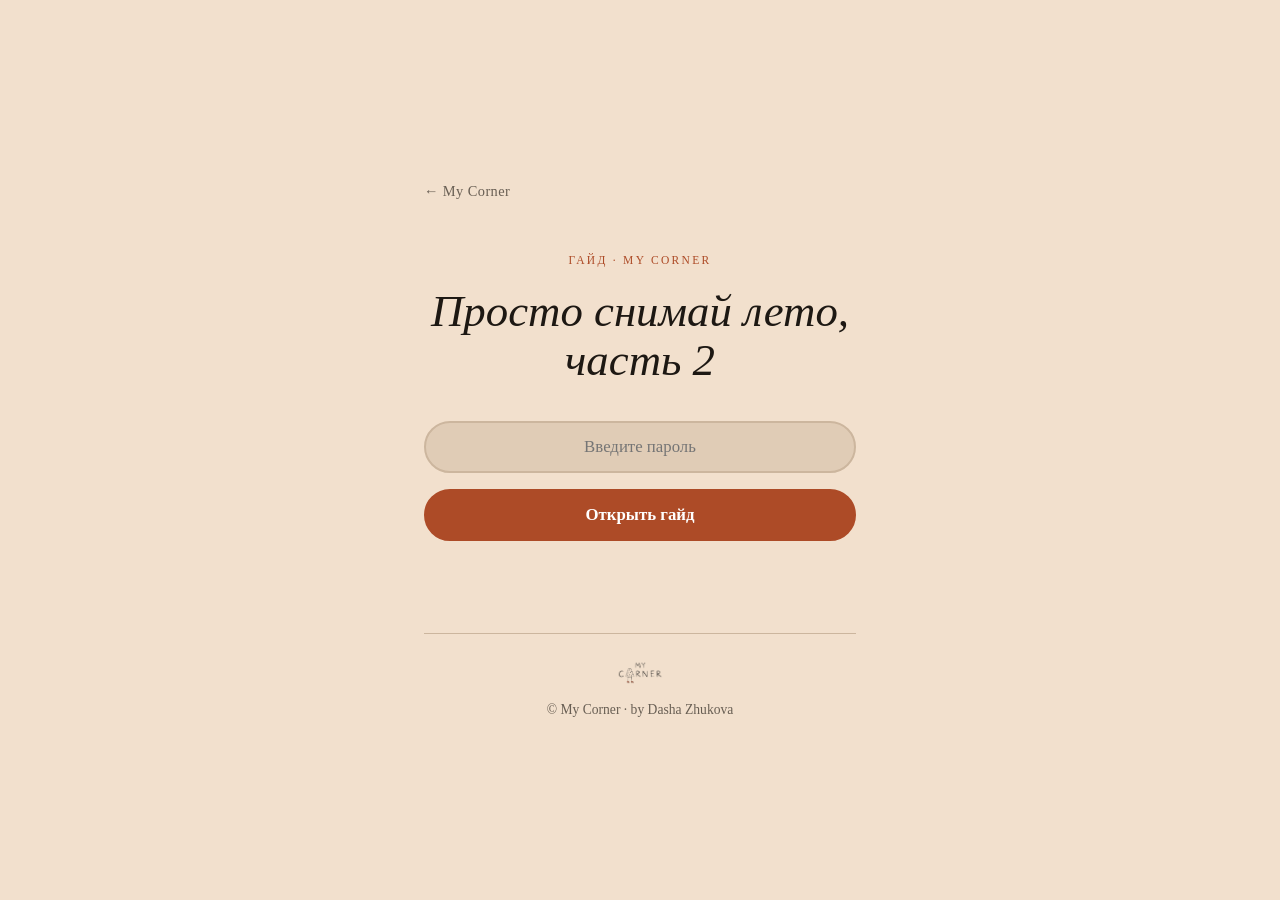
<file: prosto-snimay-leto-2-gate.html>
<!DOCTYPE html>
<html lang="ru">
<head>
  <meta charset="UTF-8">
  <meta name="viewport" content="width=device-width, initial-scale=1.0">
  <title>Просто снимай лето, часть 2 — Гайд · My Corner</title>
  <meta name="description" content="Фотогайд «Просто снимай лето, часть 2. Магия момента» от My Corner.">
  <link rel="icon" type="image/png" href="images/logo-mark.png">

  <link rel="stylesheet" href="src/styles/fonts.css">

  <style>
    :root {
      --paper: #F2E0CD;
      --paper-soft: #E0CCB6;
      --paper-deep: #CCB69E;
      --terracotta: #AD4B27;
      --muted-ink: #685E53;
      --ink-brown: #46382D;
      --ink: #1D1813;
      --font-display: "MyCorner", "Cormorant Garamond", Georgia, serif;
      --font-body: "Cormorant Garamond", Georgia, serif;
    }
    *, *::before, *::after { box-sizing: border-box; margin: 0; padding: 0; }
    body {
      background: var(--paper);
      color: var(--ink);
      font-family: var(--font-body);
      font-size: 18px;
      line-height: 1.7;
      -webkit-font-smoothing: antialiased;
    }
    img { max-width: 100%; display: block; }
    a { color: var(--terracotta); }

    .gate-wrap {
      max-width: 480px;
      margin: 0 auto;
      min-height: 100vh;
      display: flex;
      flex-direction: column;
      justify-content: center;
      padding: 40px 24px;
    }

    .gate-back {
      display: inline-flex;
      align-items: center;
      gap: 8px;
      font-size: 0.9rem;
      color: var(--muted-ink);
      text-decoration: none;
      margin-bottom: 48px;
      letter-spacing: 0.03em;
      transition: color 0.2s;
    }
    .gate-back:hover { color: var(--terracotta); }

    .gate-eyebrow {
      display: block;
      font-size: 0.72rem;
      letter-spacing: 0.2em;
      color: var(--terracotta);
      text-transform: uppercase;
      margin-bottom: 16px;
      text-align: center;
    }
    .gate-title {
      font-family: var(--font-display);
      font-size: clamp(2rem, 6vw, 2.8rem);
      font-weight: 400;
      font-style: italic;
      line-height: 1.1;
      color: var(--ink);
      text-align: center;
      margin-bottom: 36px;
    }

    .gate-form {
      display: flex;
      flex-direction: column;
      gap: 16px;
    }
    .gate-input {
      font-family: var(--font-body);
      font-size: 1.05rem;
      padding: 14px 20px;
      border-radius: 50px;
      border: 2px solid var(--paper-deep);
      background: var(--paper-soft);
      color: var(--ink);
      text-align: center;
      outline: none;
      transition: border-color 0.2s;
    }
    .gate-input:focus { border-color: var(--terracotta); }

    .gate-submit {
      display: inline-flex;
      align-items: center;
      justify-content: center;
      padding: 14px 32px;
      border-radius: 50px;
      border: 2px solid var(--terracotta);
      background: var(--terracotta);
      color: #fff;
      font-family: var(--font-body);
      font-size: 1.05rem;
      font-weight: 600;
      cursor: pointer;
      transition: all 0.25s;
    }
    .gate-submit:hover { background: var(--ink-brown); border-color: var(--ink-brown); }

    .gate-error {
      color: var(--terracotta);
      font-size: 0.9rem;
      text-align: center;
      min-height: 1.4em;
    }

    .gate-footer {
      margin-top: 56px;
      padding-top: 24px;
      border-top: 1px solid var(--paper-deep);
      text-align: center;
    }
    .gate-footer img { margin: 0 auto; }
    .gate-footer-note {
      margin-top: 12px;
      font-size: 0.85rem;
      color: var(--muted-ink);
    }
  </style>
</head>
<body>

  <div class="gate-wrap">

    <a href="index.html" class="gate-back">
      ← My Corner
    </a>

    <span class="gate-eyebrow">Гайд · My Corner</span>
    <h1 class="gate-title">Просто снимай лето, часть 2</h1>

    <form class="gate-form" id="gateForm">
      <input
        type="password"
        id="gatePassword"
        class="gate-input"
        placeholder="Введите пароль"
        autocomplete="off"
        required
      >
      <button type="submit" class="gate-submit">Открыть гайд</button>
      <p class="gate-error" id="gateError"></p>
    </form>

    <footer class="gate-footer">
      <img src="images/logo.png" alt="My Corner" height="28">
      <p class="gate-footer-note">© My Corner · by Dasha Zhukova</p>
    </footer>

  </div>

  <script>
    const PASSWORD_HASH = "f895ebb14f6339cff659230d40b523fba24663aa59073d22bff4246f1063dd28";
    const GUIDE_URL = "prosto-snimay-leto-2.html";

    async function sha256(text) {
      const data = new TextEncoder().encode(text);
      const hashBuffer = await crypto.subtle.digest("SHA-256", data);
      return Array.from(new Uint8Array(hashBuffer))
        .map(b => b.toString(16).padStart(2, "0"))
        .join("");
    }

    document.getElementById("gateForm").addEventListener("submit", async (e) => {
      e.preventDefault();
      const input = document.getElementById("gatePassword").value;
      const errorEl = document.getElementById("gateError");
      const hash = await sha256(input);
      if (hash === PASSWORD_HASH) {
        window.location.href = GUIDE_URL;
      } else {
        errorEl.textContent = "Неверный пароль";
      }
    });
  </script>

</body>
</html>
</file>
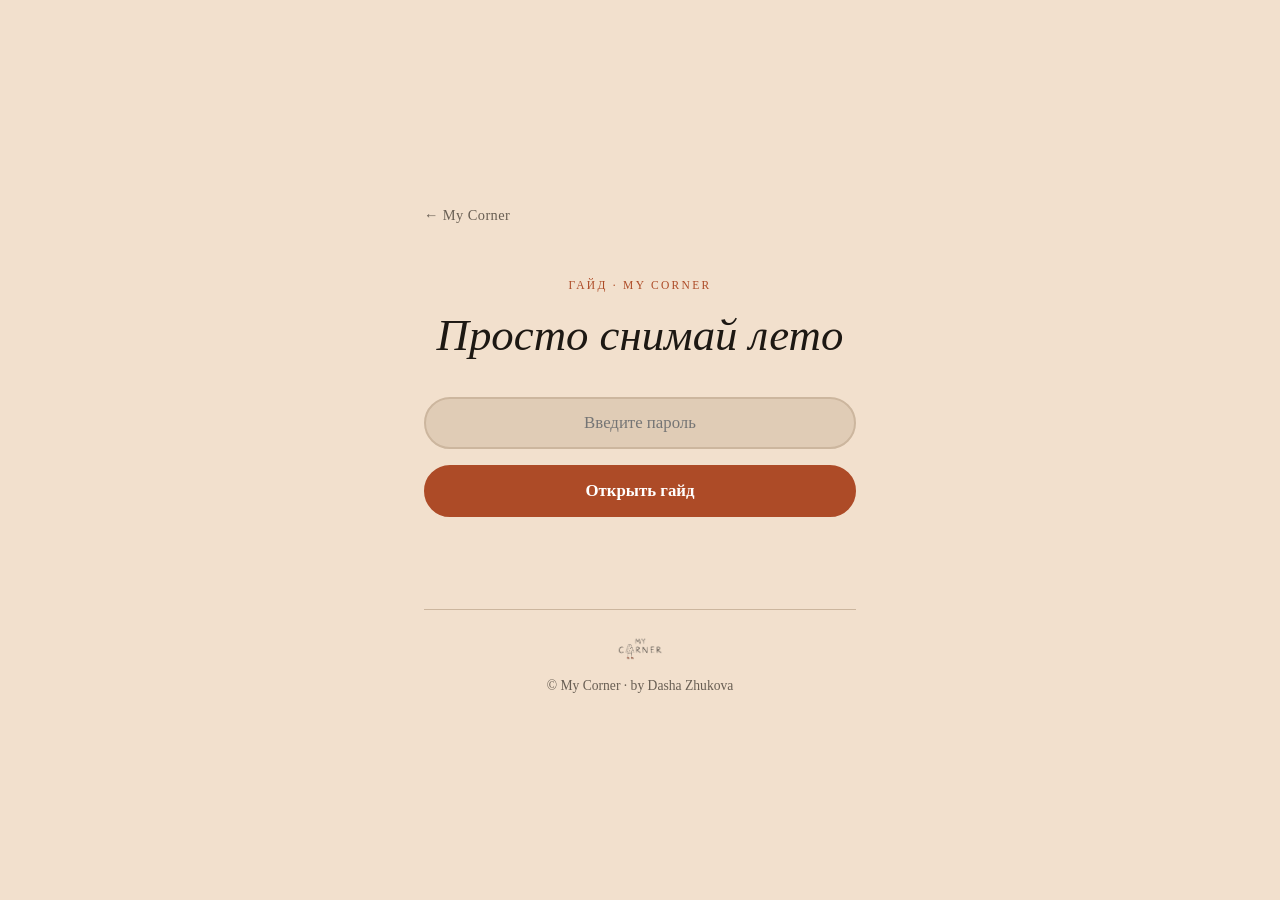
<file: prosto-snimay-leto-gate.html>
<!DOCTYPE html>
<html lang="ru">
<head>
  <meta charset="UTF-8">
  <meta name="viewport" content="width=device-width, initial-scale=1.0">
  <title>Просто снимай лето — Гайд · My Corner</title>
  <meta name="description" content="Фотогайд «Просто снимай лето» от My Corner.">
  <link rel="icon" type="image/png" href="images/logo-mark.png">

  <link rel="stylesheet" href="src/styles/fonts.css">

  <style>
    :root {
      --paper: #F2E0CD;
      --paper-soft: #E0CCB6;
      --paper-deep: #CCB69E;
      --terracotta: #AD4B27;
      --muted-ink: #685E53;
      --ink-brown: #46382D;
      --ink: #1D1813;
      --font-display: "MyCorner", "Cormorant Garamond", Georgia, serif;
      --font-body: "Cormorant Garamond", Georgia, serif;
    }
    *, *::before, *::after { box-sizing: border-box; margin: 0; padding: 0; }
    body {
      background: var(--paper);
      color: var(--ink);
      font-family: var(--font-body);
      font-size: 18px;
      line-height: 1.7;
      -webkit-font-smoothing: antialiased;
    }
    img { max-width: 100%; display: block; }
    a { color: var(--terracotta); }

    .gate-wrap {
      max-width: 480px;
      margin: 0 auto;
      min-height: 100vh;
      display: flex;
      flex-direction: column;
      justify-content: center;
      padding: 40px 24px;
    }

    .gate-back {
      display: inline-flex;
      align-items: center;
      gap: 8px;
      font-size: 0.9rem;
      color: var(--muted-ink);
      text-decoration: none;
      margin-bottom: 48px;
      letter-spacing: 0.03em;
      transition: color 0.2s;
    }
    .gate-back:hover { color: var(--terracotta); }

    .gate-eyebrow {
      display: block;
      font-size: 0.72rem;
      letter-spacing: 0.2em;
      color: var(--terracotta);
      text-transform: uppercase;
      margin-bottom: 16px;
      text-align: center;
    }
    .gate-title {
      font-family: var(--font-display);
      font-size: clamp(2rem, 6vw, 2.8rem);
      font-weight: 400;
      font-style: italic;
      line-height: 1.1;
      color: var(--ink);
      text-align: center;
      margin-bottom: 36px;
    }

    .gate-form {
      display: flex;
      flex-direction: column;
      gap: 16px;
    }
    .gate-input {
      font-family: var(--font-body);
      font-size: 1.05rem;
      padding: 14px 20px;
      border-radius: 50px;
      border: 2px solid var(--paper-deep);
      background: var(--paper-soft);
      color: var(--ink);
      text-align: center;
      outline: none;
      transition: border-color 0.2s;
    }
    .gate-input:focus { border-color: var(--terracotta); }

    .gate-submit {
      display: inline-flex;
      align-items: center;
      justify-content: center;
      padding: 14px 32px;
      border-radius: 50px;
      border: 2px solid var(--terracotta);
      background: var(--terracotta);
      color: #fff;
      font-family: var(--font-body);
      font-size: 1.05rem;
      font-weight: 600;
      cursor: pointer;
      transition: all 0.25s;
    }
    .gate-submit:hover { background: var(--ink-brown); border-color: var(--ink-brown); }

    .gate-error {
      color: var(--terracotta);
      font-size: 0.9rem;
      text-align: center;
      min-height: 1.4em;
    }

    .gate-footer {
      margin-top: 56px;
      padding-top: 24px;
      border-top: 1px solid var(--paper-deep);
      text-align: center;
    }
    .gate-footer img { margin: 0 auto; }
    .gate-footer-note {
      margin-top: 12px;
      font-size: 0.85rem;
      color: var(--muted-ink);
    }
  </style>
</head>
<body>

  <div class="gate-wrap">

    <a href="index.html" class="gate-back">
      ← My Corner
    </a>

    <span class="gate-eyebrow">Гайд · My Corner</span>
    <h1 class="gate-title">Просто снимай лето</h1>

    <form class="gate-form" id="gateForm">
      <input
        type="password"
        id="gatePassword"
        class="gate-input"
        placeholder="Введите пароль"
        autocomplete="off"
        required
      >
      <button type="submit" class="gate-submit">Открыть гайд</button>
      <p class="gate-error" id="gateError"></p>
    </form>

    <footer class="gate-footer">
      <img src="images/logo.png" alt="My Corner" height="28">
      <p class="gate-footer-note">© My Corner · by Dasha Zhukova</p>
    </footer>

  </div>

  <script>
    const PASSWORD_HASH = "647453832f5c1c22afcf0ec257ea1c42d8c281130db1d3f16ddd8e34925fcd6e";
    const GUIDE_URL = "prosto-snimay-leto.html";

    async function sha256(text) {
      const data = new TextEncoder().encode(text);
      const hashBuffer = await crypto.subtle.digest("SHA-256", data);
      return Array.from(new Uint8Array(hashBuffer))
        .map(b => b.toString(16).padStart(2, "0"))
        .join("");
    }

    document.getElementById("gateForm").addEventListener("submit", async (e) => {
      e.preventDefault();
      const input = document.getElementById("gatePassword").value;
      const errorEl = document.getElementById("gateError");
      const hash = await sha256(input);
      if (hash === PASSWORD_HASH) {
        window.location.href = GUIDE_URL;
      } else {
        errorEl.textContent = "Неверный пароль";
      }
    });
  </script>

</body>
</html>
</file>
<file: style.css>
/* ════════════════════════════════════════════
   MY CORNER — stylesheet
   Mobile-first, brand palette
   ════════════════════════════════════════════ */

/* ── Fonts ──────────────────────────────────── */
@font-face {
  font-family: "MyCorner";
  src: url("public/fonts/mycorner/mycorner.woff2") format("woff2"),
       url("public/fonts/mycorner/mycorner.woff") format("woff"),
       url("public/fonts/mycorner/mycorner.ttf") format("truetype");
  font-weight: 400;
  font-style: normal;
  font-display: swap;
}

/* ── Cormorant Garamond — WOFF2 (variable, subsetted) + WOFF fallback ── */
/* normal, 400–600 weight range, cyrillic subset */
@font-face {
  font-family: "Cormorant Garamond";
  font-style: normal;
  font-weight: 400 600;
  font-display: swap;
  src: url("public/fonts/cormorant/cormorant-garamond-normal-cyrillic.woff2") format("woff2");
  unicode-range: U+0301, U+0400-045F, U+0490-0491, U+04B0-04B1, U+2116;
}
/* normal, 400–600 weight range, latin subset */
@font-face {
  font-family: "Cormorant Garamond";
  font-style: normal;
  font-weight: 400 600;
  font-display: swap;
  src: url("public/fonts/cormorant/cormorant-garamond-normal-latin.woff2") format("woff2");
  unicode-range: U+0000-00FF, U+0131, U+0152-0153, U+02BB-02BC, U+02C6, U+02DA, U+02DC, U+0304, U+0308, U+0329, U+2000-206F, U+20AC, U+2122, U+2191, U+2193, U+2212, U+2215, U+FEFF, U+FFFD;
}
/* normal, WOFF fallback (full coverage, per weight) */
@font-face {
  font-family: "Cormorant Garamond";
  font-style: normal;
  font-weight: 400;
  font-display: swap;
  src: url("public/fonts/cormorant/cormorant-garamond-400.woff") format("woff");
}
@font-face {
  font-family: "Cormorant Garamond";
  font-style: normal;
  font-weight: 500;
  font-display: swap;
  src: url("public/fonts/cormorant/cormorant-garamond-500.woff") format("woff");
}
@font-face {
  font-family: "Cormorant Garamond";
  font-style: normal;
  font-weight: 600;
  font-display: swap;
  src: url("public/fonts/cormorant/cormorant-garamond-600.woff") format("woff");
}
/* italic, 400–500 weight range, cyrillic subset */
@font-face {
  font-family: "Cormorant Garamond";
  font-style: italic;
  font-weight: 400 500;
  font-display: swap;
  src: url("public/fonts/cormorant/cormorant-garamond-italic-cyrillic.woff2") format("woff2");
  unicode-range: U+0301, U+0400-045F, U+0490-0491, U+04B0-04B1, U+2116;
}
/* italic, 400–500 weight range, latin subset */
@font-face {
  font-family: "Cormorant Garamond";
  font-style: italic;
  font-weight: 400 500;
  font-display: swap;
  src: url("public/fonts/cormorant/cormorant-garamond-italic-latin.woff2") format("woff2");
  unicode-range: U+0000-00FF, U+0131, U+0152-0153, U+02BB-02BC, U+02C6, U+02DA, U+02DC, U+0304, U+0308, U+0329, U+2000-206F, U+20AC, U+2122, U+2191, U+2193, U+2212, U+2215, U+FEFF, U+FFFD;
}
/* italic, WOFF fallback (full coverage, per weight) */
@font-face {
  font-family: "Cormorant Garamond";
  font-style: italic;
  font-weight: 400;
  font-display: swap;
  src: url("public/fonts/cormorant/cormorant-garamond-400-italic.woff") format("woff");
}
@font-face {
  font-family: "Cormorant Garamond";
  font-style: italic;
  font-weight: 500;
  font-display: swap;
  src: url("public/fonts/cormorant/cormorant-garamond-500-italic.woff") format("woff");
}

/* ── Variables ──────────────────────────────── */
:root {
  --paper:          #F2E0CD;
  --paper-soft:     #E0CCB6;
  --paper-deep:     #CCB69E;
  --terracotta:     #AD4B27;
  --terracotta-soft:#C89373;
  --sepia-line:     #A08A72;
  --muted-ink:      #685E53;
  --ink-brown:      #46382D;
  --ink:            #1D1813;

  --font-display:   "MyCorner", "Cormorant Garamond", Georgia, serif;
  --font-hand:      "MyCorner", "Cormorant Garamond", cursive;
  --font-body:      "Cormorant Garamond", Georgia, serif;

  --container:      1140px;
  --radius:         12px;
  --transition:     0.3s ease;
}

/* ── Reset ──────────────────────────────────── */
*, *::before, *::after { box-sizing: border-box; margin: 0; padding: 0; }
html { scroll-behavior: smooth; }

/* ── Custom cursor ──────────────────────────── */
body,
a,
button,
input,
textarea,
select,
[role="button"],
.nav-link,
.mobile-nav-link,
.btn,
.lang-btn,
.burger,
.carousel-arrow,
.dot,
.faq-question,
.about-inline-trigger {
  cursor: url("images/cursor-32.png") 4 2, auto;
}

body {
  background: var(--paper);
  color: var(--ink);
  font-family: var(--font-body);
  font-size: clamp(16px, 2vw, 18px);
  line-height: 1.65;
  -webkit-font-smoothing: antialiased;
}
img { max-width: 100%; display: block; border: 0; }
a { color: inherit; text-decoration: none; }
button { background: none; border: none; cursor: pointer; font: inherit; }

/* ── Container ──────────────────────────────── */
.container {
  max-width: var(--container);
  margin: 0 auto;
  padding: 0 24px;
}

/* ── Buttons ────────────────────────────────── */
.btn {
  display: inline-flex;
  align-items: center;
  justify-content: center;
  padding: 14px 32px;
  border-radius: 50px;
  font-family: var(--font-body);
  font-size: 1rem;
  font-weight: 600;
  letter-spacing: 0.02em;
  transition: all var(--transition);
  white-space: nowrap;
  cursor: pointer;
}
.btn-primary {
  background: var(--terracotta);
  color: #fff;
  border: 2px solid var(--terracotta);
}
.btn-primary:hover {
  background: var(--ink-brown);
  border-color: var(--ink-brown);
  transform: translateY(-1px);
}
.btn-outline {
  background: transparent;
  color: var(--terracotta);
  border: 2px solid var(--terracotta);
}
.btn-outline:hover {
  background: var(--terracotta);
  color: #fff;
  transform: translateY(-1px);
}
.btn-ghost {
  background: transparent;
  color: var(--muted-ink);
  border: 2px solid var(--paper-deep);
  font-weight: 400;
  font-style: italic;
}
.btn-ghost:hover {
  border-color: var(--sepia-line);
  color: var(--ink);
}
.btn-sm { padding: 10px 22px; font-size: 0.9rem; }
.btn-lg { padding: 16px 40px; font-size: 1.05rem; }

/* ── Section common ─────────────────────────── */
section { padding: 80px 0; }
.section-eyebrow {
  display: block;
  font-family: var(--font-hand);
  font-size: 1rem;
  color: var(--terracotta);
  margin-bottom: 12px;
  letter-spacing: 0.05em;
}
.section-eyebrow.center { text-align: center; }
.section-title-center {
  font-family: var(--font-display);
  font-size: clamp(1.8rem, 4vw, 2.8rem);
  font-weight: 400;
  text-align: center;
  margin-bottom: 48px;
  line-height: 1.2;
}

/* ── Animations ─────────────────────────────── */
.fade-up {
  opacity: 0;
  transform: translateY(28px);
  transition: opacity 0.7s ease, transform 0.7s ease;
}
.fade-up.visible {
  opacity: 1;
  transform: none;
}

/* ════════════════════════════════════════════
   PRELOADER
   ════════════════════════════════════════════ */
#preloader {
  position: fixed;
  inset: 0;
  background: var(--paper);
  display: flex;
  align-items: center;
  justify-content: center;
  z-index: 9999;
  transition: opacity 0.6s ease;
  animation: preloaderFade 0.6s ease 3s forwards;
}
#preloader.hidden {
  opacity: 0;
  pointer-events: none;
}
.preloader-inner {
  display: flex;
  flex-direction: column;
  align-items: center;
  gap: 20px;
  animation: preloaderFade 0.5s ease both;
}
.preloader-mark {
  width: 64px;
  animation: preloaderBounce 0.8s ease both;
}
.preloader-logo {
  width: 200px;
  animation: preloaderSlide 0.6s ease 0.3s both;
}
@keyframes preloaderFade {
  from { opacity: 1; }
  to   { opacity: 0; pointer-events: none; }
}
@keyframes preloaderBounce {
  from { opacity: 0; transform: translateY(-20px); }
  to   { opacity: 1; transform: none; }
}
@keyframes preloaderSlide {
  from { opacity: 0; transform: translateY(10px); }
  to   { opacity: 1; transform: none; }
}

/* ════════════════════════════════════════════
   HEADER
   ════════════════════════════════════════════ */
#header {
  position: sticky;
  top: 0;
  z-index: 100;
  background: rgba(242, 224, 205, 0.92);
  backdrop-filter: blur(12px);
  border-bottom: 1px solid var(--paper-deep);
  transition: box-shadow var(--transition);
}
#header.scrolled { box-shadow: 0 2px 20px rgba(29,24,19,0.08); }
.header-inner {
  display: flex;
  align-items: center;
  gap: 24px;
  height: 68px;
}
.header-logo img { height: 41px; width: auto; }
.header-nav {
  display: none;
  gap: 28px;
  margin: 0 auto;
}
.nav-link {
  font-size: 0.99rem;
  color: var(--muted-ink);
  letter-spacing: 0.03em;
  transition: color var(--transition);
  position: relative;
}
.nav-link::after {
  content: '';
  position: absolute;
  bottom: -3px;
  left: 0; right: 0;
  height: 1px;
  background: var(--terracotta);
  transform: scaleX(0);
  transition: transform var(--transition);
}
.nav-link:hover { color: var(--terracotta); }
.nav-link:hover::after { transform: scaleX(1); }
.header-actions { display: flex; align-items: center; gap: 16px; margin-left: auto; }
.header-cta { display: none; }

/* Language switcher */
.lang-btn {
  display: flex;
  align-items: center;
  gap: 4px;
  font-size: 0.8rem;
  font-weight: 600;
  letter-spacing: 0.08em;
  color: var(--muted-ink);
  cursor: pointer;
}
.lang-btn span { transition: color var(--transition); }
.lang-btn .active { color: var(--terracotta); }
.lang-divider { color: var(--paper-deep); }
.lang-btn:hover span { opacity: 0.8; }

/* Burger */
.burger {
  display: flex;
  flex-direction: column;
  gap: 5px;
  width: 24px;
  padding: 4px 0;
}
.burger span {
  display: block;
  height: 1.5px;
  background: var(--ink);
  border-radius: 2px;
  transition: all var(--transition);
}
.burger.open span:nth-child(1) { transform: rotate(45deg) translate(5px, 5px); }
.burger.open span:nth-child(2) { opacity: 0; }
.burger.open span:nth-child(3) { transform: rotate(-45deg) translate(5px, -5px); }

/* Mobile menu */
.mobile-menu {
  max-height: 0;
  overflow: hidden;
  background: var(--paper);
  border-top: 1px solid transparent;
  transition: max-height 0.4s ease, border-color 0.3s;
}
.mobile-menu.open {
  max-height: 360px;
  border-color: var(--paper-deep);
}
.mobile-nav {
  display: flex;
  flex-direction: column;
  padding: 20px 24px;
  gap: 16px;
}
.mobile-nav-link {
  font-size: 1.1rem;
  color: var(--ink-brown);
  padding: 4px 0;
  border-bottom: 1px solid var(--paper-soft);
}
.mobile-buy { margin-top: 8px; text-align: center; }

/* ════════════════════════════════════════════
   HERO
   ════════════════════════════════════════════ */
#hero {
  min-height: 82vh;
  display: flex;
  flex-direction: column;
  justify-content: flex-start;
  padding: 80px 0 44px;
  position: relative;
  overflow: hidden;
  background-color: var(--paper);
}
#hero::before {
  content: '';
  position: absolute;
  inset: 0;
  background:
    radial-gradient(ellipse at 80% 20%, rgba(173,75,39,0.06) 0%, transparent 60%),
    radial-gradient(ellipse at 10% 80%, rgba(204,182,158,0.3) 0%, transparent 50%);
  pointer-events: none;
}
.hero-inner {
  display: flex;
  flex-direction: row;
  align-items: flex-start;
  gap: 0;
}
.hero-content {
  flex: 0 0 55%;
  max-width: 55%;
  display: flex;
  flex-direction: column;
  align-items: flex-start;
  text-align: left;
}
.hero-photo-col {
  flex: 0 0 45%;
  position: relative;
  align-self: flex-start;
  background: transparent;
  border: none;
  outline: none;
  box-shadow: none;
}
.hero-bubble {
  position: absolute;
  top: -45px;
  left: calc(2% + 220px);
  width: 50%;
  opacity: 0;
  transform: scale(0.92) translateY(6px);
  animation: bubbleAppear 1.5s ease-out 0.8s forwards;
  pointer-events: none;
}
.hero-bubble-img {
  width: 100%;
  height: auto;
  display: block;
  mix-blend-mode: multiply;
}
.hero-bubble-text {
  position: absolute;
  inset: 18% 18% 28% 18%;
  display: flex;
  align-items: center;
  justify-content: center;
  text-align: center;
  font-family: var(--font-hand);
  font-size: clamp(0.6rem, 0.9vw, 0.85rem);
  line-height: 1.2;
  color: var(--ink);
  opacity: 0;
  animation: bubbleTextAppear 0.7s ease-out 1s forwards;
}
@keyframes bubbleAppear {
  to {
    opacity: 1;
    transform: scale(1) translateY(0);
  }
}
@keyframes bubbleTextAppear {
  to { opacity: 1; }
}
.hero-photo-col img {
  width: 100%;
  height: auto;
  display: block;
  background: transparent;
  border: 0;
  outline: none;
  box-shadow: none;
  filter: none;
  clip-path: inset(1px);
}
.hero-logo-wrap {
  margin-bottom: 20px;
}
.hero-logo-title {
  display: block;
  width: 363px;
  max-width: 90%;
  height: auto;
  animation: logoDrawIn 2.2s linear 0.5s both;
}
@keyframes logoDrawIn {
  from { clip-path: inset(0 100% 0 0); }
  to   { clip-path: inset(0 0% 0 0); }
}
.hero-eyebrow {
  display: flex;
  align-items: center;
  gap: 12px;
  margin-bottom: 24px;
}
.eyebrow-text {
  font-family: var(--font-hand);
  color: var(--muted-ink);
  font-size: 0.95rem;
  white-space: nowrap;
}
.eyebrow-line {
  flex: 1;
  height: 1px;
  background: var(--sepia-line);
  max-width: 80px;
}
.hero-title {
  font-family: var(--font-display);
  font-size: clamp(1.6rem, 4vw, 2.8rem);
  font-weight: 400;
  line-height: 1.2;
  color: var(--ink);
  margin-bottom: 20px;
  white-space: pre-line;
}
.hero-tagline-note {
  font-family: var(--font-display);
  font-size: clamp(1.1rem, 2.8vw, 1.96rem);
  font-weight: 400;
  color: var(--ink);
  margin-top: -12px;
  margin-bottom: 20px;
  line-height: 1.3;
}
.hero-subtitle {
  font-size: clamp(1rem, 2vw, 1.15rem);
  color: var(--muted-ink);
  margin-bottom: 40px;
  white-space: pre-line;
  line-height: 1.6;
}
.hero-ctas { display: flex; gap: 16px; flex-wrap: wrap; justify-content: flex-start; }

/* ════════════════════════════════════════════
   GUIDE PROMO
   ════════════════════════════════════════════ */
#guide-promo { padding: 40px 0 60px; }

.guide-promo-inner {
  display: flex;
  align-items: center;
  gap: 50px;
  max-width: 900px;
  margin: 0 auto;
  background: var(--paper-soft);
  border-radius: 20px;
  padding: 31px 50px;
  border: 1px solid var(--paper-deep);
}

.guide-promo-text { flex: 1; }

.guide-promo-title {
  font-family: var(--font-display);
  font-size: clamp(2rem, 4vw, 3rem);
  font-weight: 400;
  font-style: italic;
  line-height: 1.15;
  margin-bottom: 16px;
  color: var(--ink);
}

.guide-promo-desc {
  color: var(--muted-ink);
  margin-bottom: 0;
  font-size: 1.05rem;
  line-height: 1.6;
}

.guide-promo-right {
  display: flex;
  flex-direction: column;
  align-items: center;
  gap: 22px;
  flex-shrink: 0;
}

.guide-cover-card {
  background: var(--paper);
  border-radius: 10px;
  padding: 18px 15px 20px;
  display: flex;
  flex-direction: column;
  gap: 9px;
  width: 139px;
  box-shadow: 0 6px 28px rgba(29,24,19,0.10);
  border: 1px solid var(--paper-deep);
}

.guide-cover-eyebrow {
  font-family: var(--font-body);
  font-size: 0.38rem;
  letter-spacing: 0.18em;
  color: var(--terracotta);
  text-transform: uppercase;
  line-height: 1.5;
}

.guide-cover-title {
  font-family: var(--font-display);
  font-size: 1.39rem;
  font-weight: 400;
  font-style: italic;
  line-height: 1.1;
  color: var(--ink);
}

.guide-cover-quote {
  font-family: var(--font-hand);
  font-size: 0.6rem;
  color: var(--terracotta);
  line-height: 1.55;
  font-style: italic;
}

.guide-cover-img {
  width: 139px;
  border-radius: 10px;
  box-shadow: 0 6px 28px rgba(29,24,19,0.10);
  object-fit: cover;
}

.guide-promo-btn { min-width: 162px; }

@media (max-width: 720px) {
  .guide-promo-inner {
    flex-direction: column;
    padding: 36px 28px;
    gap: 32px;
  }
  .guide-promo-right { width: 100%; }
  .guide-cover-card, .guide-cover-img { width: 100%; max-width: 280px; margin: 0 auto; }
}

/* ════════════════════════════════════════════
   PHOTO JOURNAL
   ════════════════════════════════════════════ */
.section-photo-journal {
  background: var(--ink-brown);
  padding: 56px 0 48px;
  overflow: hidden;
}
.pj-header { text-align: center; margin-bottom: 40px; }
.photo-journal-title {
  font-family: var(--font-display);
  font-size: clamp(1.4rem, 3vw, 2rem);
  font-weight: 400;
  font-style: italic;
  color: var(--paper-soft);
  letter-spacing: 0.06em;
}

/* Slider shell */
.pj-slider {
  display: flex;
  align-items: center;
  gap: 12px;
  padding: 0 16px;
  max-width: 1200px;
  margin: 0 auto;
}
.pj-track-wrap {
  flex: 1;
  overflow: hidden;
  padding: 14px 0; /* vertical room for SVG frame overflow */
}
.pj-track {
  display: flex;
  transition: transform 0.5s cubic-bezier(0.25, 0.46, 0.45, 0.94);
  will-change: transform;
}

/* Group of 3 frames */
.pj-group {
  flex: 0 0 100%;
  display: grid;
  grid-template-columns: repeat(3, 1fr);
  gap: 34px;
  padding: 0 10px; /* horizontal room for SVG frame overflow */
  box-sizing: border-box;
}

/* Single photo frame */
.pj-frame-outer {
  position: relative;
  /* overflow: visible so SVG can extend 10px beyond frame */
}
.pj-frame-inner {
  aspect-ratio: 629 / 934;
  overflow: hidden;
  border-radius: 6px;
  background: var(--ink);
}
.pj-frame-inner img {
  width: 100%;
  height: 100%;
  object-fit: cover;
  display: block;
}
.pj-pencil-frame {
  position: absolute;
  top: -10px;
  left: -10px;
  width: calc(100% + 20px);
  height: calc(100% + 20px);
  pointer-events: none;
  z-index: 2;
}

/* Nav arrows */
.pj-nav {
  flex-shrink: 0;
  width: 44px;
  height: 44px;
  border-radius: 50%;
  border: 1px solid rgba(204,182,158,0.3);
  color: var(--paper-soft);
  display: flex;
  align-items: center;
  justify-content: center;
  transition: background 0.2s, border-color 0.2s;
}
.pj-nav:hover { background: rgba(204,182,158,0.15); border-color: rgba(204,182,158,0.6); }
.pj-nav svg { width: 20px; height: 20px; }

/* Dot indicators */
.pj-dots {
  display: flex;
  justify-content: center;
  gap: 8px;
  margin-top: 28px;
}
.pj-dot {
  width: 6px;
  height: 6px;
  border-radius: 50%;
  background: rgba(204,182,158,0.3);
  transition: background 0.3s, transform 0.3s;
}
.pj-dot.active {
  background: var(--terracotta-soft);
  transform: scale(1.4);
}

/* Mobile: 1 photo centered */
@media (max-width: 639px) {
  .pj-slider { gap: 8px; padding: 0 8px; }
  .pj-group {
    grid-template-columns: 1fr;
    justify-items: center;
    gap: 0;
    padding: 0 16px;
  }
  .pj-frame-outer:nth-child(2),
  .pj-frame-outer:nth-child(3) { display: none; }
  .pj-frame-outer:nth-child(1) { width: 75%; max-width: 280px; }
  .pj-nav { width: 36px; height: 36px; }
}

/* ════════════════════════════════════════════
   INTRO (repurposed as editorial block)
   ════════════════════════════════════════════ */
.section-intro {
  padding: 90px 0 50px;
  margin-top: -36px;
  background: var(--paper-soft);
  position: relative;
  overflow: visible;
}

.editorial-title-img {
  display: block;
  max-width: 720px;
  width: 100%;
  height: auto;
  margin-left: auto;
  margin-right: auto;
  margin-bottom: 0;
  opacity: 0;
}
html[lang="en"] .editorial-title-ru { display: none; }
html[lang="ru"] .editorial-title-en { display: none; }

/* Анимация «проявление рисунка» — reveal слева направо */
@keyframes reveal-draw {
  0%   { clip-path: inset(0 100% 0 0); opacity: 0; }
  8%   { opacity: 1; }
  100% { clip-path: inset(0 0% 0 0);   opacity: 1; }
}
.editorial-title-wrap.draw-revealed .editorial-title-img {
  animation: reveal-draw 1.82s cubic-bezier(0.3, 0, 0.1, 1) forwards;
}

/* «Философия клуба» — абсолютно, верхний левый угол, ref: section */
.section-intro .section-eyebrow {
  position: absolute;
  top: 35px;
  left: max(24px, calc(50% - 630px));
  font-size: 1.2rem;
  line-height: 1;
  margin-bottom: 0;
}
.section-intro .section-eyebrow.fade-up { transition-delay: 0s; }
/* PNG-враппер: высота через aspect-ratio, текст центрирован по вертикали */
.section-intro .editorial-title-wrap {
  max-width: 648px;
  margin: 0 auto 70px;
  aspect-ratio: 3.8;
  overflow: hidden;
}
.section-intro .editorial-title-img {
  height: 100%;
  object-fit: cover;
  object-position: 50% 46%;
}
.editorial-body.fade-up { transition-delay: 0.2s; }
.intro-quote {
  font-family: var(--font-display);
  font-size: clamp(1.6rem, 4vw, 3rem);
  font-weight: 400;
  font-style: italic;
  line-height: 1.25;
  color: var(--ink-brown);
  white-space: pre-line;
  position: relative;
  z-index: 1;
  max-width: 700px;
  margin: 0 auto;
}
.intro-quote-mark {
  font-family: var(--font-display);
  font-size: 4rem;
  color: var(--terracotta-soft);
  line-height: 0;
  vertical-align: -0.4em;
}
.intro-doodle {
  position: absolute;
  right: 5%;
  bottom: -20px;
  opacity: 0.08;
}
.intro-skirt { width: 120px; }

/* ════════════════════════════════════════════
   WHAT'S INSIDE
   ════════════════════════════════════════════ */
.section-inside { padding: 45px 0 90px; }
.section-header { margin-bottom: 48px; }
.section-label {
  display: block;
  font-family: var(--font-display);
  font-size: clamp(1.6rem, 3vw, 2.4rem);
  font-weight: 400;
}
.hand-underline { margin-top: 8px; width: 200px; }
.hand-underline svg { width: 100%; height: 12px; }

.inside-grid {
  display: grid;
  grid-template-columns: 1fr;
  gap: 20px;
  align-items: start;
}
.inside-card {
  background: var(--paper-soft);
  border: 1px solid var(--paper-deep);
  border-radius: var(--radius);
  padding: 28px 24px;
  position: relative;
  cursor: pointer;
  min-height: 200px;
  transition: transform 0.3s ease, box-shadow 0.3s ease, border-color 0.3s ease;
}
@media (hover: hover) {
  .inside-card:hover {
    transform: translateY(-3px);
    box-shadow: 0 8px 30px rgba(29,24,19,0.08);
    border-color: var(--terracotta-soft);
  }
}
.inside-card.expanded {
  transform: translateY(-3px);
  box-shadow: 0 8px 30px rgba(29,24,19,0.08);
  border-color: var(--terracotta-soft);
}
.inside-card-num {
  font-family: var(--font-hand);
  font-size: 2rem;
  color: var(--terracotta-soft);
  line-height: 1;
  margin-bottom: 12px;
}
.inside-card-title {
  font-family: var(--font-display);
  font-size: 1.2rem;
  font-weight: 600;
  margin-bottom: 8px;
  color: var(--ink-brown);
}
.inside-card-text { color: var(--muted-ink); font-size: 0.95rem; }

/* ── Card expand detail ──────────────────────── */
.inside-card-detail {
  max-height: 0;
  overflow: hidden;
  opacity: 0;
  margin-top: 0;
  transition: max-height 0.4s ease, opacity 0.3s ease, margin-top 0.3s ease;
}
@media (hover: hover) {
  .inside-card:hover .inside-card-detail {
    max-height: 240px;
    opacity: 1;
    margin-top: 14px;
  }
}
.inside-card.expanded .inside-card-detail {
  max-height: 240px;
  opacity: 1;
  margin-top: 14px;
}
.inside-card-detail-text {
  font-size: 0.9rem;
  color: var(--ink-brown);
  line-height: 1.6;
  border-top: 1px solid var(--paper-deep);
  padding-top: 12px;
}

/* ════════════════════════════════════════════
   MAGAZINE
   ════════════════════════════════════════════ */
.section-magazine {
  background: var(--ink);
  color: var(--paper);
  padding: 90px 0;
}
.section-magazine h2 {
  font-family: var(--font-display);
  font-size: clamp(1.6rem, 3vw, 2.4rem);
  font-weight: 400;
  margin-bottom: 16px;
  color: var(--paper);
}
.section-magazine p { color: var(--paper-soft); margin-bottom: 36px; }

.magazine-inner {
  display: flex;
  flex-direction: column;
  gap: 48px;
  align-items: center;
}
.magazine-cover { position: relative; flex-shrink: 0; }
.magazine-cover-frame {
  position: relative;
  display: inline-block;
}
.magazine-cover-img {
  width: 220px;
  min-height: 280px;
  background: var(--ink);
  border-radius: 8px;
  overflow: hidden;
  position: relative;
}
.cover-photo-wrap {
  position: absolute;
  inset: 0;
  overflow: hidden;
}
.cover-photo {
  position: absolute;
  inset: 0;
  width: 100%;
  height: 100%;
  object-fit: cover;
  opacity: 0;
  transition: opacity 0.9s ease;
}
.cover-photo.active { opacity: 1; }
/* Top gradient so logo is readable (~10-12% of cover height) */
.cover-gradient-top {
  position: absolute;
  top: 0; left: 0; right: 0;
  height: 28%;
  background: linear-gradient(to bottom, rgba(29,24,19,0.72) 0%, transparent 100%);
  z-index: 1;
  pointer-events: none;
}
/* Logo overlaid on photo — transparent PNG, no background */
.cover-logo-overlay {
  position: absolute;
  top: 14px;
  left: 14px;
  width: 83px;
  z-index: 2;
  pointer-events: none;
  filter: brightness(0) invert(1);
  opacity: 0.9;
}
/* Season label at bottom of photo */
.cover-season-overlay {
  position: absolute;
  bottom: 0; left: 0; right: 0;
  padding: 20px 0 10px;
  text-align: center;
  font-family: var(--font-hand);
  font-size: 0.88rem;
  color: rgba(242,224,205,0.92);
  letter-spacing: 0.18em;
  text-transform: uppercase;
  background: linear-gradient(to top, rgba(29,24,19,0.66) 0%, transparent 100%);
  z-index: 2;
  pointer-events: none;
}
/* Details button */
.magazine-details-btn { margin-top: 20px; }

/* Magazine popup overlay */
.magazine-popup-overlay {
  position: fixed;
  inset: 0;
  background: rgba(29,24,19,0.65);
  z-index: 900;
  display: flex;
  align-items: center;
  justify-content: center;
  opacity: 0;
  pointer-events: none;
  transition: opacity 0.3s ease;
  backdrop-filter: blur(3px);
}
.magazine-popup-overlay.open {
  opacity: 1;
  pointer-events: all;
}
.magazine-popup {
  background: var(--paper);
  border-radius: var(--radius);
  padding: 40px 36px 36px;
  max-width: 520px;
  width: 90%;
  position: relative;
  max-height: 80vh;
  overflow-y: auto;
  transform: translateY(16px);
  transition: transform 0.3s ease;
}
.magazine-popup-overlay.open .magazine-popup { transform: none; }
.magazine-popup h3 {
  font-family: var(--font-display);
  font-size: 1.5rem;
  font-weight: 400;
  color: var(--ink);
  margin-bottom: 16px;
}
.magazine-popup p {
  color: var(--muted-ink);
  line-height: 1.75;
  font-size: 1rem;
}
.magazine-popup-close {
  position: absolute;
  top: 14px;
  right: 14px;
  width: 32px;
  height: 32px;
  display: flex;
  align-items: center;
  justify-content: center;
  border-radius: 50%;
  border: 1px solid var(--paper-deep);
  color: var(--muted-ink);
  transition: background 0.2s;
}
.magazine-popup-close:hover { background: var(--paper-soft); }
.magazine-popup-close svg { width: 16px; height: 16px; }
.popup-section { margin: 0; }
.popup-section-title {
  font-family: var(--font-display);
  font-size: 1.1rem;
  font-weight: 600;
  color: var(--ink);
  margin-bottom: 8px;
}
.popup-section p { margin-bottom: 0; }
.popup-divider {
  border: none;
  border-top: 1px solid var(--paper-deep);
  margin: 20px 0;
}
.pencil-frame {
  position: absolute;
  top: -10px;
  left: -10px;
  width: calc(100% + 20px);
  height: calc(100% + 20px);
  pointer-events: none;
}
.magazine-stats {
  display: flex;
  gap: 24px;
  align-items: center;
  flex-wrap: wrap;
}
.stat { text-align: center; }
.stat-num {
  display: block;
  font-family: var(--font-display);
  font-size: 2.2rem;
  font-weight: 600;
  color: var(--terracotta-soft);
}
.stat-label { font-size: 0.85rem; color: var(--paper-deep); }
.stat-divider { width: 1px; height: 40px; background: var(--muted-ink); opacity: 0.3; }

/* ════════════════════════════════════════════
   ABOUT AUTHOR (typewriter)
   ════════════════════════════════════════════ */
.section-about-author { padding: 0 0 90px; margin-top: -10px; background: var(--paper-soft); }
.about-author-inner {
  display: flex;
  flex-direction: column;
  gap: 48px;
  align-items: center;
}
.typewriter-visual { position: relative; display: inline-block; }
.typewriter-photo {
  width: min(320px, 90vw);
  height: auto;
  display: block;
  border-radius: 8px;
}
.about-accordion-inline {
  margin-top: 48px;
  border-top: 1px solid var(--paper-deep);
  padding-top: 48px;
  overflow: hidden;
}
.typewriter-note {
  position: absolute;
  bottom: -10px;
  right: -10px;
  display: flex;
  align-items: center;
  gap: 6px;
}
.typewriter-note svg { width: 60px; }
.typewriter-note-text {
  font-family: var(--font-hand);
  color: var(--terracotta);
  font-size: 0.9rem;
}
.about-author-text h2 {
  font-family: var(--font-display);
  font-size: clamp(1.6rem, 3vw, 2.4rem);
  font-weight: 400;
  margin-bottom: 16px;
}
.about-author-text p {
  color: var(--muted-ink);
  margin-bottom: 28px;
  max-width: 480px;
}

/* ════════════════════════════════════════════
   EDITORIAL
   ════════════════════════════════════════════ */
.section-editorial { padding: 90px 0; }
.editorial-inner { max-width: 900px; margin: 0 auto; }
.editorial-title-wrap { position: relative; margin-bottom: 36px; }
.editorial-title {
  font-family: var(--font-display);
  font-size: clamp(1.8rem, 4vw, 3rem);
  font-weight: 400;
  line-height: 1.2;
}
.editorial-handwrite {
  position: absolute;
  top: -12px;
  right: 0;
  font-family: var(--font-hand);
  color: var(--terracotta);
  font-size: 1.1rem;
  transform: rotate(-3deg);
  opacity: 0.7;
}
.editorial-body {
  display: flex;
  gap: 48px;
  align-items: flex-start;
}
.editorial-text {
  flex: 1;
  white-space: pre-line;
  font-family: var(--font-display);
  color: var(--ink);
  font-size: 1.26rem;
  line-height: 1.5;
  letter-spacing: 0.02em;
  text-align: center;
}
.para-break { height: 25px; }
.editorial-photo-slot {
  flex: 0 0 180px;
  position: relative;
  display: none;
}
.photo-placeholder {
  width: 180px;
  height: 240px;
  background: var(--paper-soft);
  border-radius: 8px;
  display: flex;
  align-items: center;
  justify-content: center;
  font-family: var(--font-hand);
  font-size: 0.85rem;
  color: var(--sepia-line);
}
.pencil-frame--photo {
  top: -8px;
  left: -8px;
  width: calc(100% + 16px);
  height: calc(100% + 16px);
}
.editorial-accent {
  margin-top: 40px;
  font-family: var(--font-display);
  font-size: clamp(1.4rem, 3vw, 2rem);
  font-style: italic;
  color: var(--terracotta);
  text-align: center;
  padding: 24px;
  border-top: 1px solid var(--paper-deep);
  border-bottom: 1px solid var(--paper-deep);
}

/* ════════════════════════════════════════════
   CLUB ABOUT
   ════════════════════════════════════════════ */
.section-club { background: var(--paper-deep); padding: 61px 0; }

/* Two-column layout: content left, image right */
.club-layout {
  display: flex;
  gap: 60px;
  align-items: flex-start;
}
.club-content { flex: 0 0 50%; }
.club-image-slot {
  flex: 1;
  display: flex;
  align-items: flex-end;
  justify-content: center;
  margin-left: -100px;
  height: 492px;
  align-self: flex-start;
}
.dressup-wrap {
  position: relative;
  display: inline-block;
}
.dressup-img {
  height: 396px;
  width: auto;
  display: block;
  transition: opacity 0.9s ease;
}
.dressup-frame {
  position: absolute;
  top: -10px;
  left: -10px;
  width: calc(100% + 20px);
  height: calc(100% + 20px);
  pointer-events: none;
}

.club-about-title {
  font-family: var(--font-display);
  font-size: clamp(1.8rem, 4vw, 2.8rem);
  font-weight: 400;
  color: var(--ink);
  margin-bottom: 22px;
  text-align: left;
}
.club-list {
  list-style: none;
  margin: 0;
  display: flex;
  flex-direction: column;
  gap: 10px;
}
.club-item {
  display: flex;
  gap: 16px;
  align-items: flex-start;
  padding: 10px 14px;
  background: var(--paper-soft);
  border-radius: var(--radius);
  border-left: 3px solid var(--terracotta);
  transition: transform 0.3s ease, box-shadow 0.3s ease;
}
@media (hover: hover) {
  .club-item:hover {
    transform: translateY(-4px);
    box-shadow: 0 8px 28px rgba(70, 56, 45, 0.12);
  }
}
@media (max-width: 767px) {
  .club-layout { flex-direction: column; gap: 32px; }
  .club-content { flex: none; width: 100%; }
  .club-image-slot {
    width: 100%;
    min-height: 0;
    display: flex;
    justify-content: center;
    align-items: center;
  }

  .dressup-wrap { display: flex; justify-content: center; width: 100%; }
  .dressup-img { height: 170px; width: auto; }
}
.club-item-bullet {
  flex-shrink: 0;
  width: 28px;
  height: 28px;
}
.club-item-bullet img {
  width: 28px;
  height: 28px;
  object-fit: contain;
  transition: transform 0.35s cubic-bezier(0.34, 1.56, 0.64, 1);
}
@media (hover: hover) {
  .club-item:hover .club-item-bullet img {
    transform: scale(1.25) rotate(14deg);
  }
}
.club-item-text {
  font-size: 0.95rem;
  color: var(--ink-brown);
  line-height: 1.5;
  overflow: hidden;
  max-height: 1.5rem;
  transition: max-height 0.4s ease;
}
@media (hover: hover) {
  .club-item:hover .club-item-text {
    max-height: 12rem;
  }
}
@media (hover: none) {
  .club-item.open .club-item-text {
    max-height: 12rem;
  }
}

/* ── Chevron indicator (mobile only) ─────────── */
.card-chevron {
  display: none;
  flex-shrink: 0;
  margin-left: auto;
  align-items: center;
  color: var(--terracotta);
  transition: transform 0.35s ease;
}
.card-chevron svg { width: 18px; height: 18px; }

@media (max-width: 767px) {
  .card-chevron { display: flex; }

  /* club-item: collapsed by default, open on .open */
  .club-item.open .club-item-text { max-height: 12rem; }
  .club-item.open .card-chevron { transform: rotate(180deg); }

  /* inside-card: chevron rotates when .expanded */
  .inside-card.expanded .card-chevron { transform: rotate(180deg); }
  .inside-card .card-chevron {
    position: absolute;
    top: 20px;
    right: 20px;
    margin-left: 0;
  }
}

/* ════════════════════════════════════════════
   MORE THAN
   ════════════════════════════════════════════ */
.section-more { padding: 90px 0; }
.more-grid {
  display: grid;
  grid-template-columns: 1fr;
  gap: 20px;
  margin-top: 40px;
}
.more-card {
  padding: 28px 24px;
  border: 1px solid var(--paper-deep);
  border-radius: var(--radius);
  background: var(--paper-soft);
  transition: transform var(--transition);
}
.more-card:hover { transform: translateY(-3px); }
.more-card-title {
  font-family: var(--font-display);
  font-size: 1.15rem;
  font-weight: 600;
  color: var(--ink-brown);
  margin-bottom: 8px;
}
.more-card-title::before {
  content: '✦ ';
  color: var(--terracotta);
  font-size: 0.8em;
}
.more-card-text { color: var(--muted-ink); font-size: 0.95rem; }

/* ════════════════════════════════════════════
   HOW IT WORKS
   ════════════════════════════════════════════ */
.section-how { background: var(--paper-soft); padding: 90px 0; }
.steps-row {
  display: flex;
  flex-direction: column;
  gap: 0;
  max-width: 700px;
  margin: 0 auto 32px;
}
.step {
  display: flex;
  gap: 24px;
  align-items: flex-start;
  padding: 28px 0;
  border-bottom: 1px solid var(--paper-deep);
}
.step:last-child { border-bottom: none; }
.step-num {
  font-family: var(--font-hand);
  font-size: 2.5rem;
  color: var(--terracotta);
  line-height: 1;
  flex-shrink: 0;
  width: 56px;
}
.step-title {
  font-family: var(--font-display);
  font-size: 1.2rem;
  font-weight: 600;
  color: var(--ink-brown);
  margin-bottom: 6px;
}
.step-text { color: var(--muted-ink); }
.how-note {
  text-align: center;
  font-family: var(--font-hand);
  color: var(--terracotta);
  font-size: 1rem;
  margin-top: 16px;
}

/* ════════════════════════════════════════════
   PRICING
   ════════════════════════════════════════════ */
.section-pricing {
  padding: 81px 0;
  background: radial-gradient(ellipse at 50% 0%, rgba(173,75,39,0.06) 0%, transparent 60%);
}
/* Three-card grid */
.pricing-grid {
  display: grid;
  grid-template-columns: repeat(2, minmax(0, 391px));
  gap: 22px;
  align-items: stretch;
  justify-content: center;
}
.pricing-card {
  background: var(--paper-soft);
  border: 2px solid var(--paper-deep);
  border-radius: 18px;
  padding: 43px 29px;
  text-align: center;
  position: relative;
  overflow: visible;
  display: flex;
  flex-direction: column;
}
.pricing-card .pricing-features { flex: 1; }
.pricing-card .btn { margin-top: auto; }
/* Featured (middle) card */
.pricing-card--featured {
  border-color: var(--terracotta);
  background: var(--paper);
  box-shadow: 0 8px 40px rgba(173,75,39,0.12);
}
/* Inactive (coming soon) card */
.pricing-card--inactive {
  opacity: 0.55;
  pointer-events: none;
}
.pricing-card--inactive .pricing-price { color: var(--muted-ink); }
/* Badge variants */
.pricing-badge--soon { background: var(--muted-ink); }
/* Alt price line (e.g. "или 1 000 ₽") */
.pricing-alt-price {
  font-size: 0.85rem;
  color: var(--muted-ink);
  margin-bottom: 25px;
  margin-top: -18px;
}
/* Responsive */
@media (max-width: 700px) {
  .pricing-grid { grid-template-columns: 1fr; max-width: 460px; margin: 0 auto; }
}
.pricing-badge {
  position: absolute;
  top: -14px;
  left: 50%;
  transform: translateX(-50%);
  background: var(--terracotta);
  color: #fff;
  font-size: 0.78rem;
  font-weight: 600;
  letter-spacing: 0.08em;
  text-transform: uppercase;
  padding: 5px 20px;
  border-radius: 50px;
  white-space: nowrap;
}
.pricing-title {
  font-family: var(--font-display);
  font-size: 1.35rem;
  font-weight: 400;
  margin-bottom: 22px;
  color: var(--ink-brown);
}
.pricing-amount {
  display: flex;
  align-items: baseline;
  justify-content: center;
  gap: 8px;
  margin-bottom: 29px;
}
.pricing-price {
  font-family: var(--font-display);
  font-size: clamp(2.16rem, 4.5vw, 2.88rem);
  font-weight: 600;
  color: var(--terracotta);
}
.pricing-period { color: var(--muted-ink); font-size: 0.9rem; }
.pricing-features {
  list-style: none;
  text-align: left;
  margin-bottom: 29px;
  display: flex;
  flex-direction: column;
  gap: 11px;
}
.pricing-feature {
  display: flex;
  gap: 11px;
  align-items: flex-start;
  font-size: 0.86rem;
  color: var(--ink-brown);
}
.pricing-feature::before {
  content: '✓';
  color: var(--terracotta);
  font-weight: 700;
  flex-shrink: 0;
  margin-top: 1px;
}
.pricing-note {
  margin-top: 14px;
  font-size: 0.74rem;
  color: var(--muted-ink);
  font-style: italic;
}
.pricing-doodle {
  position: absolute;
  bottom: -20px;
  right: -16px;
  opacity: 0.12;
}
.pricing-doodle img { width: 72px; }

/* ════════════════════════════════════════════
   DEMO
   ════════════════════════════════════════════ */
.section-demo { padding: 80px 0; background: var(--paper-soft); }
.demo-visual { flex-shrink: 0; }
.demo-preview-wrap {
  position: relative;
  display: inline-block;
  border-radius: 16px;
  overflow: hidden;
  background: var(--paper-soft);
  box-shadow: 0 8px 32px rgba(29,24,19,0.18), 0 2px 8px rgba(29,24,19,0.10);
}
.demo-preview-img {
  max-width: 320px;
  width: 100%;
  display: block;
  border-radius: 16px;
  position: relative;
  z-index: 1;
}
.demo-pencil-frame {
  position: absolute;
  top: -10px;
  left: -10px;
  width: calc(100% + 20px);
  height: calc(100% + 20px);
  pointer-events: none;
  z-index: 0;
}
.demo-inner {
  display: flex;
  flex-direction: column;
  gap: 40px;
  align-items: center;
  text-align: center;
}
.demo-text h2 {
  font-family: var(--font-display);
  font-size: clamp(1.6rem, 3vw, 2.4rem);
  font-weight: 400;
  margin-bottom: 16px;
}
.demo-text p {
  color: var(--muted-ink);
  margin-bottom: 28px;
  max-width: 480px;
  margin-left: auto;
  margin-right: auto;
}
.demo-card {
  background: var(--paper);
  border: 1px solid var(--paper-deep);
  border-radius: var(--radius);
  padding: 24px;
  width: 240px;
  box-shadow: 0 4px 20px rgba(29,24,19,0.06);
}
.demo-card-header {
  display: flex;
  align-items: center;
  gap: 10px;
  margin-bottom: 16px;
  font-size: 0.85rem;
  color: var(--muted-ink);
  font-style: italic;
}
.demo-card-lines { display: flex; flex-direction: column; gap: 8px; }
.demo-line { height: 8px; background: var(--paper-soft); border-radius: 4px; }
.demo-line.short { width: 75%; }
.demo-line.shorter { width: 55%; }

/* ════════════════════════════════════════════
   TESTIMONIALS
   ════════════════════════════════════════════ */
.section-reviews { padding: 90px 0; }
.reviews-header { text-align: center; margin-bottom: 48px; }
.reviews-header h2 {
  font-family: var(--font-display);
  font-size: clamp(1.8rem, 4vw, 2.8rem);
  font-weight: 400;
  margin-bottom: 12px;
}
.reviews-subtitle {
  font-family: var(--font-display);
  font-style: italic;
  color: var(--muted-ink);
  font-size: 1.1rem;
}

.reviews-stage {
  display: flex;
  align-items: flex-start;
  gap: 8px;
}
.reviews-carousel-wrap {
  flex: 1;
  overflow: hidden;
  min-width: 0;
}
.reviews-track {
  display: flex;
  align-items: flex-start;
  gap: 20px;
  transition: transform 0.5s ease;
  padding-bottom: 8px;
}

.review-card {
  flex: 0 0 calc(100%);
  background: var(--paper-soft);
  border: 1px solid var(--paper-deep);
  border-radius: var(--radius);
  padding: 28px 24px;
  position: relative;
}
.review-card::before {
  content: '"';
  position: absolute;
  top: 16px;
  right: 24px;
  font-family: var(--font-display);
  font-size: 4rem;
  color: var(--terracotta-soft);
  line-height: 1;
  opacity: 0.5;
}
.review-header {
  display: flex;
  align-items: center;
  gap: 14px;
  margin-bottom: 16px;
}
.review-avatar {
  width: 48px;
  height: 48px;
  border-radius: 50%;
  object-fit: cover;
  background: var(--paper-deep);
  flex-shrink: 0;
}
.review-avatar-placeholder {
  border: 1.5px solid var(--terracotta);
  background: transparent;
}
.review-meta { flex: 1; }
.review-name {
  font-weight: 600;
  color: var(--ink-brown);
  font-size: 0.95rem;
  display: block;
}
.review-handle {
  font-size: 0.82rem;
  color: var(--muted-ink);
  display: flex;
  align-items: center;
  gap: 4px;
  margin-top: 2px;
  text-decoration: none;
}
a.review-handle:hover { color: var(--terracotta); }
.platform-icon { width: 14px; height: 14px; flex-shrink: 0; }
.review-text {
  color: var(--ink-brown);
  font-size: 0.97rem;
  line-height: 1.65;
  overflow: hidden;
  max-height: calc(1.65rem * 4);
  transition: max-height 0.4s ease;
}
@media (hover: hover) {
  .review-card:hover .review-text { max-height: 200rem; }
}

/* review chevron — mobile only */
.review-chevron {
  display: none;
  margin-left: auto;
  flex-shrink: 0;
}
@media (max-width: 767px) {
  .review-chevron { display: flex; }
  .review-card.open .review-text { max-height: 200rem; }
  .review-card.open .review-chevron { transform: rotate(180deg); }
}

.carousel-arrow {
  flex-shrink: 0;
  margin-top: 90px;
  background: var(--paper);
  border: 1px solid var(--paper-deep);
  border-radius: 50%;
  width: 40px;
  height: 40px;
  display: flex;
  align-items: center;
  justify-content: center;
  color: var(--ink-brown);
  transition: all var(--transition);
  z-index: 5;
}
.carousel-arrow:hover { background: var(--terracotta); color: #fff; border-color: var(--terracotta); }
.carousel-arrow svg { width: 18px; height: 18px; }

.reviews-dots {
  display: flex;
  justify-content: center;
  gap: 8px;
  margin-top: 20px;
}
.dot {
  width: 8px;
  height: 8px;
  border-radius: 50%;
  background: var(--paper-deep);
  transition: background var(--transition), transform var(--transition);
  cursor: pointer;
}
.dot.active { background: var(--terracotta); transform: scale(1.3); }

.reviews-more-wrap { margin-top: 40px; text-align: center; }
.reviews-extra {
  display: none;
  grid-template-columns: 1fr;
  gap: 20px;
  margin-top: 28px;
  text-align: left;
}
.reviews-extra.open { display: grid; }

/* ════════════════════════════════════════════
   FOUNDER
   ════════════════════════════════════════════ */
.section-founder { background: var(--paper-soft); padding: 90px 0; }
.founder-inner {
  display: flex;
  flex-direction: column;
  gap: 48px;
  align-items: center;
  text-align: center;
}
.founder-photo-wrap {
  position: relative;
  display: inline-block;
}
.founder-photo-placeholder {
  width: 173px;
  height: 260px;
  background: var(--paper-deep);
  border-radius: 12px;
  display: flex;
  align-items: center;
  justify-content: center;
  overflow: hidden;
}
.founder-avatar-art {
  width: 100%;
  height: 100%;
  object-fit: cover;
  opacity: 1;
}
.pencil-frame--founder {
  top: -12px;
  left: -12px;
  width: calc(100% + 24px);
  height: calc(100% + 24px);
}
.founder-name {
  font-family: var(--font-display);
  font-size: clamp(1.8rem, 4vw, 2.8rem);
  font-weight: 400;
  margin-bottom: 8px;
}
.founder-handle {
  display: inline-block;
  color: var(--terracotta);
  font-size: 0.9rem;
  margin-bottom: 20px;
  transition: opacity var(--transition);
}
.founder-handle:hover { opacity: 0.7; }
.founder-bio {
  color: var(--muted-ink);
  white-space: pre-line;
  max-width: 480px;
  margin: 0 auto 28px;
  line-height: 1.7;
}

/* ════════════════════════════════════════════
   AUTHOR MODAL (досье)
   ════════════════════════════════════════════ */
.author-modal-overlay {
  position: fixed;
  inset: 0;
  background: rgba(29,24,19,0.72);
  z-index: 950;
  display: flex;
  align-items: center;
  justify-content: center;
  opacity: 0;
  pointer-events: none;
  transition: opacity 0.3s ease;
  backdrop-filter: blur(4px);
  padding: 24px;
}
.author-modal-overlay.open {
  opacity: 1;
  pointer-events: all;
}
.author-modal {
  background: var(--ink-brown);
  border-radius: var(--radius);
  padding: 48px;
  max-width: 820px;
  width: 100%;
  position: relative;
  max-height: 90vh;
  overflow-y: auto;
  transform: translateY(20px);
  transition: transform 0.35s ease;
}
.author-modal-overlay.open .author-modal { transform: none; }
.author-modal-close {
  position: absolute;
  top: 16px;
  right: 16px;
  width: 34px;
  height: 34px;
  display: flex;
  align-items: center;
  justify-content: center;
  border-radius: 50%;
  border: 1px solid rgba(204,182,158,0.3);
  color: var(--paper-soft);
  transition: background 0.2s;
}
.author-modal-close:hover { background: rgba(204,182,158,0.15); }
.author-modal-close svg { width: 16px; height: 16px; }
.author-modal-inner {
  display: flex;
  gap: 48px;
  align-items: flex-start;
}
/* Photo column */
.author-modal-photo {
  flex: 0 0 173px;
  position: relative;
  display: inline-block;
}
.author-modal-photo .founder-photo-placeholder {
  background: rgba(70,56,45,0.6);
  border: 1px solid rgba(204,182,158,0.15);
}
/* Text column */
.author-modal-text {
  flex: 1;
  display: flex;
  flex-direction: column;
  align-items: flex-start;
  text-align: left;
}
.author-modal-eyebrow { color: var(--terracotta-soft) !important; margin-bottom: 10px; }
.author-modal-name { color: var(--paper); margin-bottom: 10px; font-size: clamp(1.6rem, 3vw, 2.4rem); }
.author-modal-handle { color: var(--terracotta-soft); margin-bottom: 20px; }
.author-modal-bio { color: var(--paper-soft); margin: 0 0 28px; max-width: none; }
.author-modal-cta { border-color: rgba(204,182,158,0.4); color: var(--paper-soft); }
.author-modal-cta:hover { background: rgba(204,182,158,0.12); }
/* Mobile: stack vertically */
@media (max-width: 639px) {
  .author-modal { padding: 32px 20px; }
  .author-modal-inner { flex-direction: column; gap: 28px; }
  .author-modal-photo { flex: none; align-self: center; }
  .author-modal-text { align-items: center; text-align: center; }
}

/* ════════════════════════════════════════════
   ABOUT AUTHOR — accordion
   ════════════════════════════════════════════ */
#about-author { padding: 90px 0; }
.about-accordion {
  border: 1px solid var(--paper-deep);
  border-radius: var(--radius);
  overflow: hidden;
}
.about-accordion-trigger {
  width: 100%;
  display: flex;
  align-items: center;
  justify-content: space-between;
  gap: 16px;
  padding: 28px 40px;
  background: var(--paper-soft);
  border: none;
  cursor: pointer;
  text-align: left;
  font-family: var(--font-body);
}
.about-accordion-trigger:hover .about-accordion-title { color: var(--terracotta); }
.about-accordion-header {
  display: flex;
  flex-direction: column;
  gap: 6px;
}
.about-accordion-title {
  font-family: var(--font-display);
  font-size: clamp(1.4rem, 2.5vw, 2rem);
  font-weight: 400;
  color: var(--ink);
  transition: color var(--transition);
}
.about-accordion-preview {
  font-size: 0.95rem;
  color: var(--muted-ink);
}
.about-accordion-icon {
  font-size: 1.6rem;
  color: var(--terracotta);
  line-height: 1;
  transition: transform var(--transition);
  flex-shrink: 0;
}
.about-accordion-trigger[aria-expanded="true"] .about-accordion-icon {
  transform: rotate(45deg);
}
.about-accordion-content {
  max-height: 0;
  overflow: hidden;
  transition: max-height 0.5s ease;
}
.about-accordion-body {
  padding: 48px 40px;
  background: var(--paper-soft);
}

/* ════════════════════════════════════════════
   FAQ
   ════════════════════════════════════════════ */
.section-faq { padding: 90px 0; }
.faq-list {
  max-width: 720px;
  margin: 0 auto;
  display: flex;
  flex-direction: column;
  gap: 0;
}
.faq-item {
  border-bottom: 1px solid var(--paper-deep);
}
.faq-item:first-child { border-top: 1px solid var(--paper-deep); }
.faq-question {
  width: 100%;
  text-align: left;
  padding: 20px 0;
  display: flex;
  justify-content: space-between;
  align-items: center;
  gap: 16px;
  font-family: var(--font-body);
  font-size: 1rem;
  font-weight: 600;
  color: var(--ink-brown);
  cursor: pointer;
}
.faq-icon {
  flex-shrink: 0;
  width: 22px;
  height: 22px;
  border: 1.5px solid var(--sepia-line);
  border-radius: 50%;
  display: flex;
  align-items: center;
  justify-content: center;
  transition: all var(--transition);
  color: var(--sepia-line);
}
.faq-icon svg { width: 12px; height: 12px; transition: transform var(--transition); }
.faq-item.open .faq-icon {
  background: var(--terracotta);
  border-color: var(--terracotta);
  color: #fff;
}
.faq-item.open .faq-icon svg { transform: rotate(45deg); }
.faq-answer {
  max-height: 0;
  overflow: hidden;
  transition: max-height 0.4s ease, padding 0.3s;
}
.faq-answer-inner {
  padding-bottom: 20px;
  color: var(--muted-ink);
  font-size: 0.97rem;
  line-height: 1.7;
}

/* ════════════════════════════════════════════
   FINAL CTA
   ════════════════════════════════════════════ */
.section-final-cta {
  background: var(--ink);
  color: var(--paper);
  padding: 100px 0;
  text-align: center;
}
.final-cta-inner { position: relative; }
.final-cta-mark {
  margin-bottom: 24px;
}
.final-cta-mark img { width: 64px; margin: 0 auto; filter: brightness(0) invert(1); opacity: 0.3; }
.final-cta-title {
  font-family: var(--font-hand);
  font-size: clamp(2rem, 5vw, 4rem);
  font-weight: 400;
  color: var(--paper);
  margin-bottom: 12px;
  line-height: 1.15;
}
.final-cta-sub {
  font-family: var(--font-display);
  font-style: italic;
  color: var(--paper-soft);
  margin-bottom: 40px;
  font-size: 1.2rem;
}
.final-cta-btns {
  display: flex;
  gap: 16px;
  justify-content: center;
  flex-wrap: wrap;
}
.final-cta-btns .btn-primary { background: var(--paper); color: var(--terracotta); border-color: var(--paper); }
.final-cta-btns .btn-primary:hover { background: var(--paper-soft); }
.final-cta-btns .btn-ghost { border-color: rgba(242,224,205,0.3); color: var(--paper-soft); }
.final-annotation {
  position: absolute;
  bottom: -50px;
  right: 10%;
  display: flex;
  flex-direction: column;
  align-items: flex-end;
  gap: 4px;
  opacity: 0.6;
}
.final-annotation svg { width: 70px; }
.annotation-text {
  font-family: var(--font-hand);
  font-size: 0.85rem;
  color: var(--paper-soft);
}

/* ════════════════════════════════════════════
   FOOTER
   ════════════════════════════════════════════ */
#footer {
  background: var(--ink-brown);
  color: var(--paper-soft);
  padding: 60px 0 40px;
}
.footer-inner {
  display: flex;
  flex-direction: column;
  gap: 40px;
}

/* ── Footer mid column: contacts + payment ── */
.footer-mid {
  display: flex;
  flex-direction: column;
  gap: 28px;
}
.footer-contact-label {
  font-size: 0.78rem;
  font-weight: 600;
  letter-spacing: 0.1em;
  text-transform: uppercase;
  color: var(--sepia-line);
  margin-bottom: 6px;
}
.footer-contact-email {
  color: var(--paper-soft);
  font-size: 1rem;
  transition: color var(--transition);
}
.footer-contact-email:hover { color: var(--terracotta-soft); }
.footer-payment-title {
  font-size: 0.78rem;
  font-weight: 600;
  letter-spacing: 0.1em;
  text-transform: uppercase;
  color: var(--sepia-line);
  margin-bottom: 6px;
}
.footer-payment-text {
  font-size: 0.9rem;
  color: var(--sepia-line);
  line-height: 1.55;
}
.footer-logo { height: 32px; width: auto; filter: brightness(0) invert(1); opacity: 0.75; margin-bottom: 16px; }
.footer-desc {
  font-size: 1.17rem;
  color: var(--sepia-line);
  white-space: pre-line;
  line-height: 1.6;
  margin-bottom: 20px;
}
.footer-socials { display: flex; gap: 16px; }
.social-link {
  width: 36px; height: 36px;
  display: flex; align-items: center; justify-content: center;
  border: 1px solid rgba(242,224,205,0.2);
  border-radius: 50%;
  color: var(--paper-soft);
  transition: all var(--transition);
}
.social-link:hover { border-color: var(--terracotta-soft); color: var(--terracotta-soft); }
.social-link svg { width: 18px; height: 18px; }

.footer-subscribe { margin-bottom: 20px; display: flex; flex-direction: column; align-items: flex-end; }
.footer-price-text {
  margin-bottom: 12px;
  font-size: 1.3rem;
}
.footer-price-text strong { color: var(--paper); }
.footer-price-text span { color: var(--sepia-line); font-size: 1.17rem; }

.footer-lang { margin-bottom: 20px; display: flex; justify-content: flex-end; }
.footer-lang .lang-btn { color: var(--sepia-line); }
.footer-lang .lang-btn .active { color: var(--paper); }

.footer-legal {
  display: flex;
  flex-direction: column;
  gap: 8px;
  align-items: flex-end;
}
.footer-link {
  font-size: 1.07rem;
  color: var(--sepia-line);
  transition: color var(--transition);
  background: none;
  border: none;
  cursor: pointer;
  font-family: inherit;
  padding: 0;
  text-align: right;
}
.footer-link:hover { color: var(--paper-soft); }
.footer-copy {
  font-size: 1.01rem;
  color: var(--muted-ink);
  margin-top: 8px;
}

/* Legal popups (shared style) */
.legal-popup-overlay {
  position: fixed;
  inset: 0;
  background: rgba(29,24,19,0.65);
  z-index: 950;
  display: flex;
  align-items: center;
  justify-content: center;
  opacity: 0;
  pointer-events: none;
  transition: opacity 0.3s ease;
  backdrop-filter: blur(3px);
  padding: 24px;
}
.legal-popup-overlay.open { opacity: 1; pointer-events: all; }
.legal-popup {
  background: var(--paper);
  border-radius: var(--radius);
  padding: 40px 36px 36px;
  max-width: 520px;
  width: 100%;
  position: relative;
  max-height: 80vh;
  overflow-y: auto;
  transform: translateY(16px);
  transition: transform 0.3s ease;
}
.legal-popup-overlay.open .legal-popup { transform: none; }
.legal-popup h3 {
  font-family: var(--font-display);
  font-size: 1.4rem;
  font-weight: 400;
  color: var(--ink);
  margin-bottom: 16px;
}
.legal-popup p { color: var(--muted-ink); line-height: 1.75; }
.legal-popup h4 {
  font-family: var(--font-display);
  font-size: 1rem;
  font-weight: 600;
  color: var(--ink);
  margin: 20px 0 6px;
}
.legal-popup ul {
  list-style: disc;
  padding-left: 20px;
  color: var(--muted-ink);
  line-height: 1.75;
  margin-bottom: 8px;
}
.legal-popup ul li { margin-bottom: 3px; }
.legal-updated {
  font-size: 0.8rem;
  color: var(--muted-ink);
  margin-bottom: 16px;
  opacity: 0.7;
}
.legal-popup-close {
  position: absolute;
  top: 14px; right: 14px;
  width: 32px; height: 32px;
  display: flex; align-items: center; justify-content: center;
  border-radius: 50%;
  border: 1px solid var(--paper-deep);
  color: var(--muted-ink);
  background: none;
  cursor: pointer;
  transition: background 0.2s;
}
.legal-popup-close:hover { background: var(--paper-soft); }
.legal-popup-close svg { width: 16px; height: 16px; }

/* Cookie consent overlay */
.cookie-overlay {
  position: fixed;
  inset: 0;
  background: rgba(29,24,19,0.72);
  z-index: 970;
  display: flex;
  align-items: center;
  justify-content: center;
  padding: 24px;
  backdrop-filter: blur(4px);
}
.cookie-modal {
  background: var(--paper);
  border-radius: var(--radius);
  padding: 40px 36px 32px;
  max-width: 460px;
  width: 100%;
  position: relative;
  text-align: center;
}
.cookie-modal-close {
  position: absolute;
  top: 14px; right: 14px;
  width: 32px; height: 32px;
  display: flex; align-items: center; justify-content: center;
  border-radius: 50%;
  border: 1px solid var(--paper-deep);
  color: var(--muted-ink);
  background: none;
  cursor: pointer;
  transition: background 0.2s;
}
.cookie-modal-close:hover { background: var(--paper-soft); }
.cookie-modal-close svg { width: 16px; height: 16px; }
.cookie-modal-icon { font-size: 2rem; margin-bottom: 12px; }
.cookie-modal-title {
  font-family: var(--font-display);
  font-size: 1.5rem;
  font-weight: 400;
  color: var(--ink);
  margin-bottom: 14px;
}
.cookie-modal-text {
  font-size: 0.875rem;
  color: var(--muted-ink);
  line-height: 1.7;
  margin-bottom: 24px;
}
@media (max-width: 480px) {
  .cookie-modal { padding: 32px 20px 24px; }
}

/* ════════════════════════════════════════════
   RESPONSIVE — MOBILE (max 639px)
   ════════════════════════════════════════════ */
@media (max-width: 639px) {
  .hero-inner { flex-direction: column; }
  .hero-content { flex: none; max-width: 100%; align-items: center; text-align: center; }
  .hero-ctas { justify-content: center; }
  .hero-photo-col { flex: none; width: 100%; margin-top: 32px; }
  .hero-logo-title { width: 286px; }

  /* Footer — сброс правого выравнивания на мобильных */
  .footer-inner { flex-direction: column; gap: 32px; }
  .footer-info { text-align: left; align-items: flex-start; }
  .footer-subscribe { align-items: flex-start; }
  .footer-lang { justify-content: flex-start; }
  .footer-legal { align-items: flex-start; }
  .footer-link { text-align: left; }
}

/* ════════════════════════════════════════════
   RESPONSIVE — TABLET 640px+
   ════════════════════════════════════════════ */
@media (min-width: 640px) {
  .inside-grid { grid-template-columns: repeat(2, 1fr); }
  .more-grid   { grid-template-columns: repeat(2, 1fr); }
  .reviews-extra { grid-template-columns: repeat(2, 1fr); }

  .review-card { flex: 0 0 calc(50% - 10px); }

  .magazine-inner { flex-direction: row; align-items: center; }

  .demo-inner { flex-direction: row; text-align: left; }
  .demo-text p { margin-left: 0; margin-right: 0; }

  .about-author-inner { flex-direction: row; align-items: center; }

  .editorial-photo-slot { display: block; }
}

/* ════════════════════════════════════════════
   RESPONSIVE — DESKTOP 900px+
   ════════════════════════════════════════════ */
@media (min-width: 900px) {
  .header-nav { display: flex; }
  .header-cta { display: inline-flex; }
  .burger { display: none; }

  .hero-logo-title { width: 418px; }

  .inside-grid { grid-template-columns: repeat(3, 1fr); }
  .more-grid   { grid-template-columns: repeat(2, 1fr); }

  .review-card { flex: 0 0 calc(33.333% - 14px); }

  .steps-row { flex-direction: row; gap: 0; }
  .step {
    flex: 1;
    flex-direction: column;
    border-bottom: none;
    border-right: 1px solid var(--paper-deep);
    padding: 28px 32px;
    gap: 12px;
  }
  .step:last-child { border-right: none; }

  .founder-inner { flex-direction: row; text-align: left; gap: 64px; }
  .founder-bio { margin-left: 0; }

  .footer-inner {
    flex-direction: row;
    align-items: flex-start;
    justify-content: space-between;
    gap: 48px;
  }
  .footer-brand { flex: 0 0 240px; }
  .footer-info  { flex: 0 0 200px; text-align: right; align-items: flex-end; }
}

.mycorner-font {
  font-family: "MyCorner", sans-serif;
}
</file>
<file: october.css>
.october{font-size:21px;line-height:1.5}.october .wrap{width:min(1160px,calc(100% - 64px));margin-inline:auto}.october .oct-header{display:flex;align-items:center;justify-content:space-between;padding-block:27px;border-bottom:1px solid #bba38b}.oct-header nav{display:flex;gap:30px;align-items:center;font-size:19px}.small-cta{border-bottom:1px solid var(--terracotta);color:var(--terracotta)}.october h1,.october h2,.october h3{font-weight:400}.october h1{font-family:var(--font-display);font-size:clamp(62px,7.8vw,108px);line-height:1.08;letter-spacing:-3px;margin:28px 0 22px}.october h1 span{font-size:.5em;color:var(--terracotta);white-space:nowrap}.october h2{font-size:clamp(40px,4.8vw,66px);line-height:1.08;margin:18px 0 28px}.october h2 em{color:var(--terracotta);font-weight:400}.eyebrow{font-family:var(--font-hand);font-size:17px;color:var(--terracotta);letter-spacing:.04em}.oct-hero{display:grid;grid-template-columns:1fr 1fr;gap:40px;padding-block:75px 90px;align-items:center}.hero-note{font-size:32px;line-height:1.2}.intro{margin:22px 0 28px;color:var(--muted-ink)}.oct-btn{display:inline-flex;align-items:center;justify-content:center;gap:36px;padding:17px 32px;background:var(--terracotta);color:#fff4e8;border-radius:60px;font-size:23px;transition:background .2s,transform .2s}.oct-btn:hover{background:#873c21;transform:translateY(-2px)}.oct-btn:disabled{opacity:.65;cursor:default;transform:none}.oct-btn[hidden]{display:none}.meta{font-size:18px;margin-top:20px}.meta b{margin:0 8px;color:var(--terracotta);font-weight:400}.hero-art{position:relative;padding:0 8px 50px 45px}.hero-main{width:100%;height:570px;object-fit:cover;border-radius:180px 180px 8px 8px}.hero-inset{position:absolute;width:175px;height:224px;object-fit:cover;left:-20px;bottom:0;border:8px solid #f9eddf;transform:rotate(-8deg);box-shadow:0 12px 24px #46382d26}.handnote{position:absolute;bottom:2px;right:8px;font-family:var(--font-hand);font-size:24px;color:var(--terracotta);transform:rotate(-5deg)}.manifest{text-align:center;padding-block:65px 70px;border-top:1px solid #bba38b}.manifest p:not(.eyebrow){max-width:710px;margin:20px auto;font-size:25px}.photo-strip{display:grid;grid-template-columns:1fr 1fr 1fr;gap:22px}.photo-strip img{width:100%;height:350px;object-fit:cover;border-radius:4px}.photo-strip img:nth-child(2){margin-top:35px}.program{display:grid;grid-template-columns: .85fr 1.15fr;gap:90px;padding-block:110px}.section-heading>p:last-child{color:var(--muted-ink);max-width:630px}.lesson{display:flex;gap:24px;padding:25px 0;border-top:1px solid #bba38b}.lesson:last-child{border-bottom:1px solid #bba38b}.day{font-size:25px;color:var(--terracotta);font-style:italic}.lesson h3{font-size:29px;line-height:1.2;margin-bottom:10px}.lesson p{font-size:21px;color:var(--muted-ink)}.learning{display:grid;grid-template-columns: .85fr 1.15fr;gap:75px;align-items:center;background:var(--paper-soft);border-radius:12px;padding:48px}.learning>img{height:510px;width:100%;object-fit:cover;border-radius:100px 100px 3px 3px}.learning ul{padding-left:22px;margin-top:24px}.learning li{margin:9px 0}.examples{padding-block:100px 70px}.video-grid{display:grid;grid-template-columns:repeat(5,1fr);gap:16px;margin-top:35px}.video-grid video{width:100%;aspect-ratio:9/16;background:#46382d;border-radius:12px}.student{display:grid;grid-template-columns:1fr 400px;gap:90px;align-items:center;padding-block:40px 95px}.student>div>p{max-width:550px}.text-link{display:inline-block;color:var(--terracotta);border-bottom:1px solid;margin-top:25px}.embed-box{background:#f9eddf;padding:12px;border:1px solid #cbb69e;border-radius:10px}.embed-box iframe{width:100%;height:560px;border:0;background:#fff}.embed-box p{font-size:17px;padding:10px}.embed-box a{text-decoration:underline}.voices{padding-block:50px 100px;border-top:1px solid #bba38b}.review-heading{display:flex;align-items:center;justify-content:space-between;gap:20px}.arrows{display:flex;gap:10px}.arrows button{width:48px;height:48px;border:1px solid var(--terracotta);border-radius:50%;color:var(--terracotta)}.arrows button:disabled{opacity:.3;cursor:default}.review-hint{font-size:18px;color:var(--muted-ink);margin-bottom:24px}.reviews-track{display:flex;gap:18px;overflow-x:auto;scroll-snap-type:x mandatory;padding-bottom:16px;scrollbar-color:var(--terracotta-soft) transparent}.review{flex:0 0 calc((100% - 54px)/4);scroll-snap-align:start;align-self:flex-start;background:#e0ccb6;border-radius:10px;overflow:hidden;padding:10px}.review img{width:100%;height:340px;object-fit:contain}.join{text-align:center;background:var(--paper-soft);border:1px solid #cbb69e;border-radius:18px;padding:65px 35px}.join>p:not(.eyebrow):not(.price):not(.payment-note){max-width:660px;margin-inline:auto}.join-meta{display:flex;justify-content:center;gap:50px;margin-top:30px}.join-meta span{font-size:18px;color:var(--muted-ink)}.join-meta strong{display:block;font-size:23px;font-weight:400;color:var(--ink)}.price{font-size:68px;line-height:1.2;margin:28px 0 22px}.price span{font-size:38px}.payment-note{font-size:17px;margin-top:15px;color:var(--muted-ink)}.oct-footer{display:flex;justify-content:space-between;align-items:center;gap:20px;padding-block:45px;font-size:18px}.oct-footer>span{font-family:var(--font-hand);color:var(--terracotta)}.october :focus-visible{outline:3px solid var(--terracotta);outline-offset:5px}.skip{position:fixed;top:-100px;left:20px;padding:10px;background:var(--paper);z-index:100}.skip:focus{top:10px}dialog{margin:auto;max-width:94vw;max-height:94vh;padding:40px 15px 15px;border:0;border-radius:10px;background:var(--paper)}dialog::backdrop{background:#1d1813b8}dialog img{max-height:80vh;max-width:85vw;width:auto;height:auto;object-fit:contain}.dialog-close{position:absolute;right:10px;top:0;font-size:32px;width:38px;height:38px}
@media(max-width:900px){.october .wrap{width:calc(100% - 40px)}.oct-hero{gap:20px}.hero-main{height:480px}.hero-inset{width:130px;height:180px;left:0}.handnote{font-size:18px}.program{gap:35px}.learning{gap:30px;padding:30px}.student{gap:35px;grid-template-columns:1fr 350px}.review{flex-basis:calc((100% - 18px)/2)}.video-grid{grid-template-columns:repeat(3,1fr)}}
@media(max-width:600px){.october{font-size:20px}.october .wrap{width:calc(100% - 36px)}.oct-header nav{gap:16px;font-size:17px}.oct-header nav>a:first-child{display:none}.oct-header img{width:100px}.oct-hero{grid-template-columns:1fr;padding-block:38px 60px;gap:35px}.october h1{font-size:73px;margin-top:20px}.hero-note{font-size:28px}.hero-art{padding-left:35px;padding-bottom:40px}.hero-main{height:440px}.hero-inset{width:145px;height:190px}.handnote{font-size:22px}.manifest{padding-block:45px}.manifest p:not(.eyebrow){font-size:22px}.photo-strip{gap:9px}.photo-strip img{height:190px}.photo-strip img:nth-child(2){margin-top:20px}.program,.student{grid-template-columns:1fr;gap:30px;padding-block:65px}.learning{grid-template-columns:1fr;padding:24px;gap:32px}.learning>img{height:330px}.examples{padding-block:65px 20px}.video-grid{display:flex;overflow-x:auto;scroll-snap-type:x mandatory}.video-grid video{flex:0 0 73%;width:73%;scroll-snap-align:start}.review{flex-basis:85%}.review img{height:400px}.voices{padding-block:40px 60px}.arrows button{width:40px;height:40px}.join{padding:45px 23px}.join-meta{gap:24px}.join .oct-btn{font-size:19px;padding-inline:22px}.oct-footer{flex-wrap:wrap}.oct-footer>span{display:none}.embed-box iframe{height:540px}}
@media(prefers-reduced-motion:reduce){html{scroll-behavior:auto}.oct-btn{transition:none}}
.october h1 span{font-family:var(--font-body);letter-spacing:0;font-style:italic}

/* Video carousel: three full cards on desktop, swipe on smaller screens. */
.video-grid{display:flex;gap:18px;overflow-x:auto;scroll-snap-type:x mandatory;padding-bottom:16px;scrollbar-color:var(--terracotta-soft) transparent}
.video-grid video{flex:0 0 calc((100% - 36px)/3);width:calc((100% - 36px)/3);min-width:0;scroll-snap-align:start;object-fit:cover}
.examples .arrows{flex-shrink:0}
@media(max-width:900px){.video-grid video{flex-basis:calc((100% - 18px)/2);width:calc((100% - 18px)/2)}}
@media(max-width:600px){.video-grid video{flex-basis:85%;width:85%}.examples .review-heading{align-items:flex-start;flex-direction:column}.examples .arrows{align-self:flex-end}}

.join .access-note{margin-top:26px}.access-note strong{font-weight:600;color:var(--terracotta)}

.student.student-gallery{display:block}.student-gallery .review-hint{max-width:none;margin-top:22px}.student-gallery .arrows{flex-shrink:0}
.student-track{display:flex;gap:18px;overflow-x:auto;scroll-snap-type:x mandatory;padding-bottom:16px;scrollbar-color:var(--terracotta-soft) transparent}
.student-track .embed-box{flex:0 0 calc((100% - 36px)/3);min-width:0;scroll-snap-align:start;padding:8px}.student-track iframe{display:block;height:560px}.student-track .embed-box p{overflow-wrap:anywhere}
@media(max-width:1100px){.student-track .embed-box{flex-basis:calc((100% - 18px)/2)}}
@media(max-width:700px){.student-track .embed-box{flex-basis:100%}.student-gallery .review-heading{flex-direction:column;align-items:flex-start}.student-gallery .arrows{align-self:flex-end}}
/* Embedded Instagram documents can reset mandatory snap positions on load. */
.student-track{scroll-snap-type:none;overflow-anchor:none}

.student-track .embed-box[hidden]{display:none}
/* Preserve portrait proportions at every viewport width. */
.october .hero-main{height:auto;aspect-ratio:3/4;object-fit:cover}
.october .photo-strip img{height:auto;aspect-ratio:3/4;object-fit:cover}
.october .learning>img{height:auto;aspect-ratio:3/4;object-fit:cover}

.october .marathon-subtitle{font-family:var(--font-body);font-size:clamp(24px,2.7vw,36px);line-height:1.2;margin:-6px 0 24px;color:var(--terracotta)}
</file>
<file: delai-blog.css>
@font-face{font-family:MC;src:url('public/fonts/mycorner/mycorner.woff2')}@font-face{font-family:CG;src:url('public/fonts/cormorant/cormorant-garamond-400.woff')}
#delai-blog{--paper:#F2E0CD;--soft:#E0CCB6;--accent:#AD4B27;--ink:#46382D;background:var(--paper);color:var(--ink);font:21px/1.45 CG,Georgia,serif;padding:0 5%;overflow:hidden}#delai-blog *{box-sizing:border-box}#delai-blog p{margin:0 0 20px}#delai-blog h1,#delai-blog h2,#delai-blog h3{font-weight:400;line-height:1.1;margin:0}#delai-blog a{color:inherit}#delai-blog .head{display:flex;justify-content:space-between;align-items:center;padding:24px 0;border-bottom:1px solid #bba38b;gap:20px}#delai-blog .logo{width:133px;height:auto}#delai-blog .head span{font-size:17px}#delai-blog .hero{display:grid;grid-template-columns:1.05fr 1fr;align-items:center;gap:30px;padding:55px 0 65px}#delai-blog .eyebrow{font-size:15px;letter-spacing:1.5px;text-transform:uppercase;color:var(--accent);margin-bottom:20px}#delai-blog h1{font:clamp(58px,8vw,92px)/1.08 MC,CG,serif;color:var(--accent);margin:16px 0 25px}#delai-blog .lead{font-size:29px;line-height:1.15}#delai-blog .hero-photo{width:100%;aspect-ratio:2/3;object-fit:cover;border-radius:180px 180px 4px 4px}#delai-blog .photo-label{font-size:17px;font-style:italic;text-align:right;margin:12px 0 0}#delai-blog .cta{display:inline-block;background:var(--accent);color:#fff4e8;border:0;border-radius:40px;padding:15px 28px;font:23px CG,serif;text-decoration:none}#delai-blog .meta{font-size:18px;margin-top:20px}#delai-blog .ribbon{display:flex;justify-content:space-between;gap:15px;flex-wrap:wrap;border-top:1px solid #bba38b;border-bottom:1px solid #bba38b;padding:19px 0;font-size:20px}#delai-blog .intro{text-align:center;padding:65px 5%}#delai-blog h2{font-size:clamp(36px,5vw,54px);margin-bottom:24px}#delai-blog .intro h2{max-width:650px;margin:0 auto 24px}#delai-blog .intro p{max-width:570px;margin:0 auto}#delai-blog em{color:var(--accent)}#delai-blog .program{padding:10px 0 65px}#delai-blog .program-heading{display:flex;justify-content:space-between;align-items:baseline;gap:20px;margin-bottom:24px}#delai-blog .program-heading span{font-style:italic}#delai-blog details{border-top:1px solid #bba38b;padding:22px 0}#delai-blog details:last-child{border-bottom:1px solid #bba38b}#delai-blog summary{display:flex;gap:20px;align-items:baseline;list-style:none;font-size:27px;line-height:1.2}#delai-blog summary::-webkit-details-marker{display:none}#delai-blog summary:after{content:'+';margin-left:auto;color:var(--accent)}#delai-blog details[open] summary:after{content:'−'}#delai-blog summary span{font-size:20px;color:var(--accent)}#delai-blog details p{margin:18px 35px 0;max-width:700px;font-size:22px}#delai-blog .author{display:grid;grid-template-columns:1fr 1fr;align-items:center;gap:45px;padding-bottom:70px}#delai-blog .author img{width:100%;aspect-ratio:3/4;object-fit:cover}#delai-blog .author h2{font-family:MC,CG,serif;font-size:46px}#delai-blog .format{background:var(--soft);padding:35px;margin-top:28px}#delai-blog .format p{font-size:22px;margin-bottom:12px}#delai-blog .format p:last-child{margin:0}#delai-blog .join{display:grid;grid-template-columns:.7fr 1fr;gap:45px;align-items:center;border-top:1px solid #bba38b;padding:55px 0}#delai-blog .join img{width:100%;aspect-ratio:3/4;object-fit:cover;border-radius:100px 100px 0 0}#delai-blog .price{font-size:62px;line-height:1;margin:22px 0}#delai-blog .note{font-size:16px;margin-top:12px}#delai-blog .footer{display:flex;justify-content:space-between;gap:20px;border-top:1px solid #bba38b;padding:25px 0;font-size:17px}#delai-blog .demo-message{margin-top:15px;color:var(--accent);font-size:18px}#delai-blog button:focus-visible,#delai-blog a:focus-visible,#delai-blog summary:focus-visible{outline:2px solid var(--accent);outline-offset:5px}
@media(max-width:600px){#delai-blog{padding:0 6%;font-size:20px}#delai-blog .hero{grid-template-columns:1fr;padding-top:35px;gap:30px}#delai-blog h1{font-size:68px}#delai-blog .hero-photo{aspect-ratio:3/4}#delai-blog .head span{font-size:14px}#delai-blog .ribbon{display:grid;grid-template-columns:1fr 1fr;font-size:18px}#delai-blog .intro{padding:45px 0}#delai-blog .program-heading{display:block}#delai-blog summary{font-size:24px;gap:12px}#delai-blog details p{margin-left:0;font-size:21px}#delai-blog .author,#delai-blog .join{grid-template-columns:1fr;gap:28px}#delai-blog .author img{max-height:450px}#delai-blog .join img{display:none}#delai-blog .format{padding:25px}#delai-blog .footer{flex-wrap:wrap}}

html{scroll-behavior:smooth}body{margin:0;background:#F2E0CD}#delai-blog{max-width:1240px;margin:auto}#delai-blog summary,#delai-blog button,#delai-blog a{cursor:pointer}#delai-blog .cta:disabled{cursor:default;opacity:.65}#delai-blog img{display:block}#delai-blog .head a{display:inline-block}@media(prefers-reduced-motion:reduce){html{scroll-behavior:auto}}

/* Keep portrait photos compact and preserve their intrinsic proportions. */
#delai-blog .hero-photo,
#delai-blog .author img,
#delai-blog .join img {
  width: min(100%, 320px);
  height: auto;
  aspect-ratio: auto;
  object-fit: contain;
  margin-inline: auto;
}
#delai-blog .photo-label { text-align: center; }
#delai-blog .join img { width: min(100%, 260px); }
@media (max-width: 600px) {
  #delai-blog .hero-photo,
  #delai-blog .author img { width: min(100%, 220px); max-height: none; }
}

#delai-blog .price { display: flex; flex-wrap: wrap; align-items: baseline; gap: 12px 20px; }
#delai-blog .old-price { font-size: 0.6em; color: #685E53; text-decoration-thickness: 1.5px; }

#delai-blog .format-standalone { margin: 0 0 55px; }
#delai-blog .format-standalone p { max-width: 850px; }
#delai-blog .author-bio { font-size: 22px; line-height: 1.5; }
@media (max-width: 600px) { #delai-blog .format-standalone { margin-bottom: 40px; } }
</file>
<file: src/styles/fonts.css>
/* Font declarations are in style.css — see @font-face "MyCorner" */
</file>
